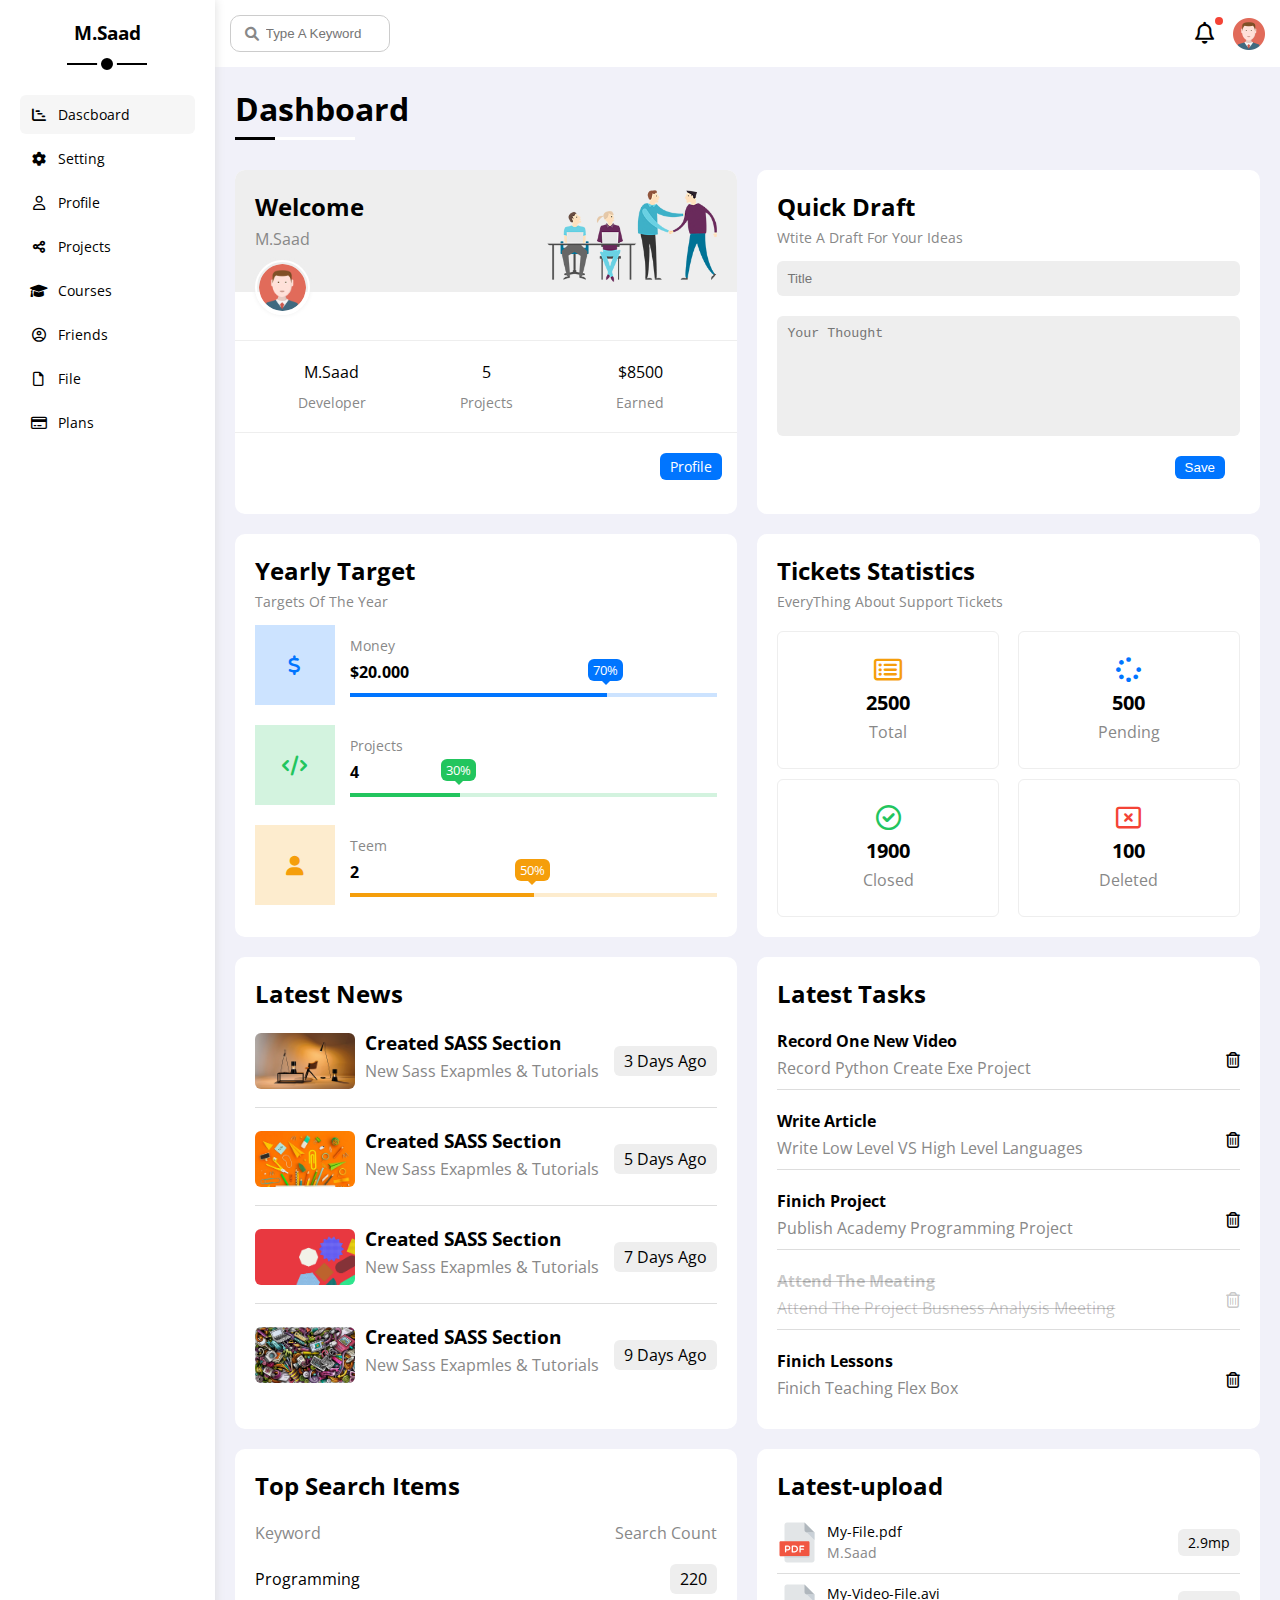
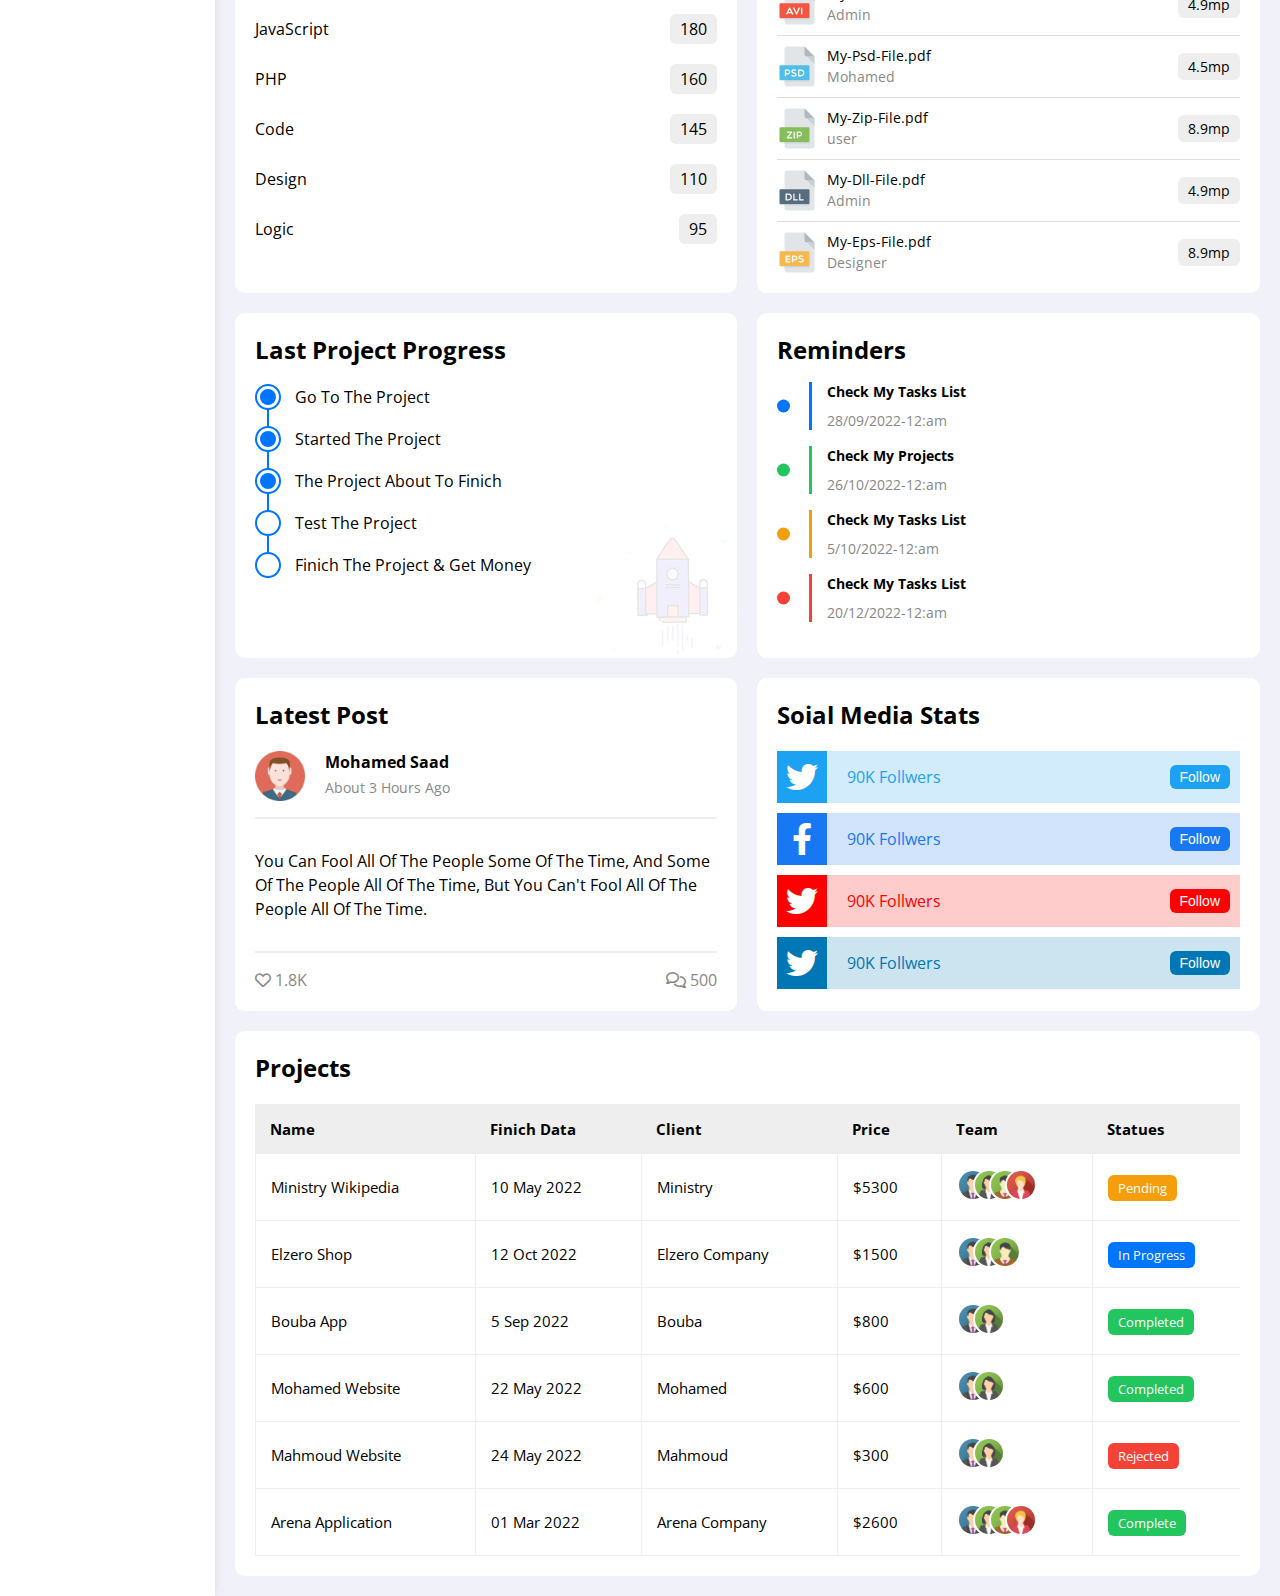
<file: index.html>
<!DOCTYPE html>
<html lang="en">
  <head>
    <meta charset="UTF-8">
    <meta http-equiv="X-UA-Compatible" content="IE=edge">
    <meta name="viewport" content="width=device-width, initial-scale=1.0">
    <link rel="stylesheet" href="css/freamwork.css">
    <link rel="stylesheet" href="css/main-dash.css">
    <link rel="stylesheet" href="css/all.min.css">
    <link rel="icon" href="img/graph.png" type="image/x-icon">
    <link rel="preconnect" href="https://fonts.googleapis.com">
    <link rel="preconnect" href="https://fonts.gstatic.com" crossorigin>
    <link href="https://fonts.googleapis.com/css2?family=Open+Sans:wght@300;400;500;600;700;800&display=swap" rel="stylesheet">
    <title>Dashboard</title>
  </head>
  <body>
    <div class="page d-flex">
      <aside class="bg-white p-20 p-relative">
        <h3 class="p-relative text-c mt-0">M.Saad</h3>
        <ul>
          <li>
            <a class="active d-flex align-center fs-14 c-black rad-6 p-10" href="index.html">
              <i class="fa-solid fa-chart-gantt fa-fw"></i>
              <span class="hide-mobile">Dascboard</span>
            </a>
          </li>
          <li>
            <a class="d-flex align-center fs-14 c-black rad-6 p-10" href="settings.html">
              <i class="fa-solid fa-gear fa-fw"></i>
              <span class="hide-mobile">Setting</span>
            </a>
          </li>
          <li>
            <a class="d-flex align-center fs-14 c-black rad-6 p-10" href="profile.html">
              <i class="fa-regular fa-user fa-fw"></i>
              <span class="hide-mobile">Profile</span>
            </a>
          </li>
          <li>
            <a class="d-flex align-center fs-14 c-black rad-6 p-10" href="projects.html">
              <i class="fa-solid fa-share-nodes fa-fw"></i>
              <span class="hide-mobile">Projects</span>
            </a>
          </li>
          <li>
            <a class="d-flex align-center fs-14 c-black rad-6 p-10" href="courses.html">
              <i class="fa-solid fa-graduation-cap fa-fw"></i>
              <span class="hide-mobile">Courses</span>
            </a>
          </li>
          <li>
            <a class="d-flex align-center fs-14 c-black rad-6 p-10" href="frindes.html">
              <i class="fa-regular fa-circle-user fa-fw"></i>
              <span class="hide-mobile">Friends</span>
            </a>
          </li>
          <li>
            <a class="d-flex align-center fs-14 c-black rad-6 p-10" href="files.html">
              <i class="fa-regular fa-file fa-fw"></i>
              <span class="hide-mobile">File</span>
            </a>
          </li>
          <li>
            <a class="d-flex align-center fs-14 c-black rad-6 p-10" href="plans.html">
              <i class="fa-regular fa-credit-card fa-fw"></i>
              <span class="hide-mobile">Plans</span>
            </a>
          </li>
        </ul>
      </aside>
      <main class="w-full">
        <header class="bg-white p-15 between-flex">
          <div class="search p-relative">
            <input class="p-10 rad-10" type="search" placeholder="Type A Keyword">
          </div>
          <div class="icons d-flex align-center">
            <span class="p-relative notification">
              <i class="fa-regular fa-bell fa-fw"></i>
            </span>
            <img src="img/avatar.png" alt="">
          </div>
        </header>
        <h1 class="p-relative">Dashboard</h1>
        <div class="wrapper d-grid gap-20">
          <!-- Start Welcome Widget -->
          <div class="welcome bg-white rad-10 text-c-mobile block-mobile">
            <div class="intro bg-eee d-flex space-between p-20">
              <div>
                <h2 class="m-0">Welcome</h2>
                <p class="c-grey mt-5">M.Saad</p>
              </div>
              <img class="hide-mobile" src="img/welcome.png" alt="">
            </div>
            <img src="img/avatar.png" alt="" class="avatar">
            <div class="body text-c d-flex p-20 mt-20 mb-20 block-mobile">
              <div>M.Saad <span class="d-block fs-14 c-grey mt-10">Developer</span></div>
              <div>5 <span class="d-block fs-14 c-grey mt-10">Projects</span></div>
              <div>$8500 <span class="d-block fs-14 c-grey mt-10">Earned</span></div>
            </div>
            <a href="profile.html" class="visit d-block fs-14 rad-6 c-white bg-blue w-fit btn-shape">Profile</a>
          </div>
          <!-- End Welcome Widget -->
          <!-- Start Quick Draft Widget -->
          <div class="quick-draft bg-white rad-10 p-20">
            <h2 class="m-0">Quick Draft</h2>
            <p class="c-grey mt-5 fs-14">Wtite A Draft For Your Ideas</p>
            <form class="d-flex flex-d-column">
              <input class="bg-eee c-grey rad-6 p-10 border-n w-full mb-20" type="text" placeholder="Title">
              <textarea class="bg-eee c-grey rad-6 p-10 border-n w-full mb-20" placeholder="Your Thought"></textarea>
              <input class="save w-fit bg-blue border-n c-white btn-shape" type="submit" value="Save">
            </form>
          </div>
          <!-- End Quick Draft Widget -->
          <!-- Start Yearly Target Widget -->
          <div class="targets bg-white rad-10 p-20">
            <h2 class="m-0">Yearly Target</h2>
            <p class="c-grey mt-5 fs-14">Targets Of The Year</p>
            <div class="target-row center-flex mb-20 blue">
              <div class="icons center-flex">
                <i class="fa-solid fa-dollar-sign fa-lg c-blue"></i>
              </div>
              <div class="details">
                <span class="fs-14 c-grey">Money</span>
                <span class="d-block mt-5 mb-10 fw-bold">$20.000</span>
                <div class="progress p-relative">
                  <span class="bg-blue blue" style="width: 70%;">
                  <span class="bg-blue">70%</span>
                  </span>
                </div>
              </div>
            </div>
            <div class="target-row center-flex mb-20 green">
              <div class="icons center-flex">
                <i class="fa-solid fa-code fa-lg c-green"></i>
              </div>
              <div class="details">
                <span class="fs-14 c-grey">Projects</span>
                <span class="d-block mt-5 mb-10 fw-bold">4</span>
                <div class="progress p-relative">
                  <span class="bg-green green" style="width: 30%;">
                  <span class="bg-green">30%</span>
                  </span>
                </div>
              </div>
            </div>
            <div class="target-row center-flex orange">
              <div class="icons center-flex">
                <i class="fa-solid fa-user fa-lg c-orange"></i>
              </div>
              <div class="details">
                <span class="fs-14 c-grey">Teem</span>
                <span class="d-block mt-5 mb-10 fw-bold">2</span>
                <div class="progress p-relative">
                  <span class="bg-orange orange" style="width: 50%;">
                  <span class="bg-orange">50%</span>
                  </span>
                </div>
              </div>
            </div>
          </div>
          <!-- End Yearly Target Widget -->
          <!-- Start Tickets Widget -->
          <div class="tickets bg-white rad-10 p-20">
            <h2 class="m-0"> Tickets Statistics</h2>
            <p class="c-grey mt-5 fs-14">EveryThing About Support Tickets</p>
            <div class="contet mt-20 between-flex f-wrap gap-10">
              <div class="box rad-6 text-c p-10 gap-20 f-wrap">
                <i class="fa-regular fa-rectangle-list fa-larg c-orange"></i>
                <span class="d-block fw-bold fs-20 mt-5 mb-5">2500</span>
                <span class="c-grey">Total</span>
              </div>
              <div class="box rad-6 text-c p-10 gap-20 f-wrap">
                <i class="fa-solid fa-spinner fa-larg c-blue"></i>
                <span class="d-block fw-bold fs-20 mt-5 mb-5">500</span>
                <span class="c-grey">Pending</span>
              </div>
              <div class="box rad-6 text-c p-10 gap-20 f-wrap">
                <i class="fa-regular fa-circle-check fa-larg c-green"></i>
                <span class="d-block fw-bold fs-20 mt-5 mb-5">1900</span>
                <span class="c-grey">Closed</span>
              </div>
              <div class="box rad-6 text-c p-10 gap-20">
                <i class="fa-regular fa-rectangle-xmark fa-larg c-red"></i>
                <span class="d-block fw-bold fs-20 mt-5 mb-5">100</span>
                <span class="c-grey">Deleted</span>
              </div>
            </div>
          </div>
          <!-- End Ticket Widget -->
          <!-- start Latest News Widget -->
          <div class="latest-news bg-white rad-10 p-20">
            <h2 class="m-0">Latest News</h2>
            <div class="news-row mb-20 mt-20 center-flex f-wrap">
              <img class="rad-6" src="img/news-01.png" alt="">
            <div class="details flex-1 ml-10">
              <h3 class="m-0">Created SASS Section</h3>
              <p class="c-grey mt-5 mb-10">New Sass Exapmles & Tutorials</p>
            </div>
            <span class="btn-shape bg-eee">3 Days Ago</span>
            </div>
            <div class="news-row mb-20 mt-20 center-flex">
              <img class="rad-6" src="img/news-02.png" alt="">
            <div class="details flex-1 ml-10">
              <h3 class="m-0">Created SASS Section</h3>
              <p class="c-grey mt-5 mb-10">New Sass Exapmles & Tutorials</p>
            </div>
            <span class="btn-shape bg-eee">5 Days Ago</span>
            </div>
            <div class="news-row mb-20 mt-20 center-flex">
              <img class="rad-6" src="img/news-03.png" alt="">
            <div class="details flex-1 ml-10">
              <h3 class="m-0">Created SASS Section</h3>
              <p class="c-grey mt-5 mb-10">New Sass Exapmles & Tutorials</p>
            </div>
            <span class="btn-shape bg-eee">7 Days Ago</span>
            </div>
            <div class="news-row mb-20 mt-20 center-flex">
              <img class="rad-6" src="img/news-04.png" alt="">
            <div class="details flex-1 ml-10">
              <h3 class="m-0">Created SASS Section</h3>
              <p class="c-grey mt-5 mb-10">New Sass Exapmles & Tutorials</p>
            </div>
            <span class="btn-shape bg-eee">9 Days Ago</span>
            </div>
          </div>
          <!-- End Latest News Widget -->
          <!-- Start Latest Tasks Widget -->
          <div class="latest-tasks bg-white rad-10 p-20">
            <h2 class="m-0">Latest Tasks</h2>
            <div class="tasks-row mb-20 mt-20 between-flex f-wrap">
              <div class="info">
                <h4 class="m-0">Record One New Video</h4>
                <p class="c-grey mt-5 mb-10">Record Python Create Exe Project</p>
              </div>
              <div class="icons">
                <i class="fa-regular fa-trash-can"></i>
              </div>
            </div>
            <div class="tasks-row mb-20 mt-20 between-flex f-wrap">
              <div class="info">
                <h4 class="m-0">Write Article</h4>
                <p class="c-grey mt-5 mb-10">Write Low Level VS High Level Languages</p>
              </div>
              <div class="icons">
                <i class="fa-regular fa-trash-can"></i>
              </div>
            </div>
            <div class="tasks-row mb-20 mt-20 between-flex f-wrap">
              <div class="info">
                <h4 class="m-0">Finich Project</h4>
                <p class="c-grey mt-5 mb-10">Publish Academy Programming Project</p>
              </div>
              <div class="icons">
                <i class="fa-regular fa-trash-can"></i>
              </div>
            </div>
            <div class="tasks-row mb-20 mt-20 between-flex f-wrap">
              <div class="info">
                <h4 class="m-0">Attend The Meating</h4>
                <p class="c-grey mt-5 mb-10">Attend The Project Busness Analysis Meeting</p>
              </div>
              <div class="icons">
                <i class="fa-regular fa-trash-can"></i>
              </div>
            </div>
            <div class="tasks-row mt-20 between-flex f-wrap">
              <div class="info">
                <h4 class="m-0">Finich Lessons</h4>
                <p class="c-grey mt-5 mb-10">Finich Teaching Flex Box</p>
              </div>
              <div class="icons">
                <i class="fa-regular fa-trash-can"></i>
              </div>
            </div>
          </div>
          <!-- End Latest Tasks Widget -->
          <!-- Start Search Items Widget -->
          <div class="item-search bg-white rad-10 p-20">
            <h2 class="m-0">Top Search Items</h2>
            <div class="item-row mb-20 mt-20 between-flex f-wrap">
              <span class="c-grey">Keyword</span>
              <span class="c-grey">Search Count</span>
            </div>
            <div class="item-row mb-20 mt-20 between-flex f-wrap">
              <span>Programming</span>
              <span class="btn-shape bg-eee">220</span>
            </div>
            <div class="item-row mb-20 mt-20 between-flex f-wrap">
              <span>JavaScript</span>
              <span class="btn-shape bg-eee">180</span>
            </div>
            <div class="item-row mb-20 mt-20 between-flex f-wrap">
              <span>PHP</span>
              <span class="btn-shape bg-eee">160</span>
            </div>
            <div class="item-row mb-20 mt-20 between-flex f-wrap">
              <span>Code</span>
              <span class="btn-shape bg-eee">145</span>
            </div>
            <div class="item-row mb-20 mt-20 between-flex f-wrap">
              <span>Design</span>
              <span class="btn-shape bg-eee">110</span>
            </div>
            <div class="item-row mt-20 between-flex f-wrap">
              <span>Logic</span>
              <span class="btn-shape bg-eee">95</span>
            </div>
          </div>
          <!-- End Search Items Widget -->
          <!-- Start Latest Upload Widget -->
          <div class="latest-upload bg-white rad-10 p-20">
            <h2 class="m-0">Latest-upload</h2>
            <div class="upload-row mb-10 mt-20 between-flex f-wrap">
              <div class="row d-flex">
                <img src="img/pdf.svg" alt="Photo">
                <div class="info flex-1 ml-10">
                  <p class="m-0 fs-14">My-File.pdf</p>
                  <span class="c-grey fs-14">M.Saad</span>
                </div>
              </div>
              <span class="btn-shape bg-eee fs-14">2.9mp</span>
            </div>
            <div class="upload-row mt-10 between-flex f-wrap">
              <div class="row d-flex">
                <img src="img/avi.svg" alt="Photo">
                <div class="info flex-1 ml-10">
                  <p class="m-0 fs-14">My-Video-File.avi</p>
                  <span class="c-grey fs-14">Admin</span>
                </div>
              </div>
              <span class="btn-shape bg-eee fs-14">4.9mp</span>
            </div>
            <div class="upload-row mt-10 between-flex f-wrap">
              <div class="row d-flex">
                <img src="img/psd.svg" alt="Photo">
                <div class="info flex-1 ml-10">
                  <p class="m-0 fs-14">My-Psd-File.pdf</p>
                  <span class="c-grey fs-14">Mohamed</span>
                </div>
              </div>
              <span class="btn-shape bg-eee fs-14">4.5mp</span>
            </div>
            <div class="upload-row mt-10 between-flex f-wrap">
              <div class="row d-flex">
                <img src="img/zip.svg" alt="Photo">
                <div class="info flex-1 ml-10">
                  <p class="m-0 fs-14">My-Zip-File.pdf</p>
                  <span class="c-grey fs-14">user</span>
                </div>
              </div>
              <span class="btn-shape bg-eee fs-14">8.9mp</span>
            </div>
            <div class="upload-row mt-10 between-flex f-wrap">
              <div class="row d-flex">
                <img src="img/dll.svg" alt="Photo">
                <div class="info flex-1 ml-10">
                  <p class="m-0 fs-14">My-Dll-File.pdf</p>
                  <span class="c-grey fs-14">Admin</span>
                </div>
              </div>
              <span class="btn-shape bg-eee fs-14">4.9mp</span>
            </div>
            <div class="upload-row mt-10 between-flex f-wrap">
              <div class="row d-flex">
                <img src="img/eps.svg" alt="Photo">
                <div class="info flex-1 ml-10">
                  <p class="m-0 fs-14">My-Eps-File.pdf</p>
                  <span class="c-grey fs-14">Designer</span>
                </div>
              </div>
              <span class="btn-shape bg-eee fs-14">8.9mp</span>
            </div>
          </div>
          <!-- End Latest Upload Widget -->
          <!-- Start Last Project Progress Widget -->
          <div class="project-progress p-20 bg-white rad-10 p-relative">
            <h2 class="m-0 mb-20">Last Project Progress</h2>
            <ul class="p-relative">
              <li class="mb-20 done">Go To The Project</li>
              <li class="mb-20 done">Started The Project</li>
              <li class="mb-20 done">The Project About To Finich</li>
              <li class="mb-20 curent">Test The Project</li>
              <li class="mb-20">Finich The Project & Get Money</li>
            </ul>
            <img src="img/project.png" alt="">
          </div>
          <!-- End Last Project Progress Widget -->
          <!-- Start Reminders Widget -->
          <div class="reminders p-20 bg-white rad-10">
            <h2 class="m-0">Reminders</h2>
            <ul class="p-relative blue">
              <li>
                <h4 class="fs-14 m-0">Check My Tasks List</h4>
                <span class="mt-10 d-block fs-14 c-grey">28/09/2022-12:am</span>
              </li>
            </ul>
            <ul class="p-relative green">
              <li>
                <h4 class="fs-14 m-0">Check My Projects</h4>
                <span class="mt-10 d-block fs-14 c-grey">26/10/2022-12:am</span>
              </li>
            </ul>
            <ul class="p-relative orange">
              <li>
                <h4 class="fs-14 m-0">Check My Tasks List</h4>
                <span class="mt-10 d-block fs-14 c-grey">5/10/2022-12:am</span>
              </li>
            </ul>
            <ul class="p-relative red">
              <li>
                <h4 class="fs-14 m-0">Check My Tasks List</h4>
                <span class="mt-10 d-block fs-14 c-grey">20/12/2022-12:am</span>
              </li>
            </ul>
          </div>
          <!-- End Reminders Widget -->
          <!-- Start Latest Post -->
          <div class="latest-post p-20 bg-white rad-10">
            <h2 class="m-0">Latest Post</h2>
            <div class="row d-flex mt-20">
              <img src="img/avatar.png" alt="">
              <div class="detail flex-1">
                <h4 class="d-block ml-20 m-0">Mohamed Saad</h4>
                <span class="d-block ml-20 fs-14 c-grey mt-5">About 3 Hours Ago</span>
              </div>
            </div>
              <p>
                You Can Fool All Of The People Some Of The Time, And Some Of The People All Of The Time, But You Can't Fool 
                All Of The People All Of The Time.
              </p>
            <div class="info between-flex">
              <div class="like c-grey">
                <i class="fa-regular fa-heart"></i>
                1.8K
              </div>
              <div class="comment c-grey">
                <i class="fa-regular fa-comments"></i>
                500
              </div>
            </div>
          </div>
          <!-- End Latest Post -->
          <!-- Start Soial Media Stats -->
          <div class="media-stats p-20 bg-white rad-10">
            <h2 class="m-0">Soial Media Stats</h2>
            <div class="row between-flex mt-20">
              <div class="info center-flex">
                <div class="icons">
                  <i class="fa-brands fa-twitter c-white fa-2x"></i>
                </div>
                <span class="ml-20">90K Follwers</span>
              </div>
              <div class="detail">
                <button class="btn-shape fs-14 d-block c-white">Follow</button>
              </div>
            </div>
            <div class="row between-flex mt-10">
              <div class="info center-flex">
                <div class="icons">
                  <i class="fa-brands fa-facebook-f c-white fa-2x"></i>
                </div>
                <span class="ml-20">90K Follwers</span>
              </div>
              <div class="detail">
                <button class="btn-shape fs-14 d-block c-white">Follow</button>
              </div>
            </div>
            <div class="row between-flex mt-10">
              <div class="info center-flex">
                <div class="icons">
                  <i class="fa-brands fa-twitter c-white fa-2x"></i>
                </div>
                <span class="ml-20">90K Follwers</span>
              </div>
              <div class="detail">
                <button class="btn-shape fs-14 d-block c-white">Follow</button>
              </div>
            </div>
            <div class="row between-flex mt-10">
              <div class="info center-flex">
                <div class="icons">
                  <i class="fa-brands fa-twitter c-white fa-2x"></i>
                </div>
                <span class="ml-20">90K Follwers</span>
              </div>
              <div class="detail">
                <button class="btn-shape fs-14 d-block c-white">Follow</button>
              </div>
            </div>
          </div>
          <!-- End Soial Media Stats -->
        </div>
          <!-- Start Table Project -->
          <div class="table-project p-20 bg-white rad-10 m-20">
            <h2 class="m-0">Projects</h2>
            <div class="responsive-table">
              <table class="fs-15 w-full mt-20">
                <thead>
                  <tr>
                    <td>Name</td>
                    <td>Finich Data</td>
                    <td>Client</td>
                    <td>Price</td>
                    <td>Team</td>
                    <td>Statues</td>
                  </tr>
                </thead>
                <tbody>
                  <tr>
                    <td>Ministry Wikipedia</td>
                    <td>10 May 2022</td>
                    <td>Ministry</td>
                    <td>$5300</td>
                    <td>
                      <img src="img/team-01.png" alt="">
                      <img src="img/team-02.png" alt="">
                      <img src="img/team-03.png" alt="">
                      <img src="img/team-05.png" alt="">
                    </td>
                    <td><span class="bg-orange btn-shape c-white">Pending</span></td>
                  </tr>
                  <tr>
                    <td>Elzero Shop</td>
                    <td>12 Oct 2022</td>
                    <td>Elzero Company</td>
                    <td>$1500</td>
                    <td>
                      <img src="img/team-01.png" alt="">
                      <img src="img/team-02.png" alt="">
                      <img src="img/team-03.png" alt="">
                    </td>
                    <td><span class="bg-blue btn-shape c-white">In Progress</span></td>
                  </tr>
                  <tr>
                    <td>Bouba App</td>
                    <td>5 Sep 2022</td>
                    <td>Bouba</td>
                    <td>$800</td>
                    <td>
                      <img src="img/team-01.png" alt="">
                      <img src="img/team-02.png" alt="">
                    </td>
                    <td><span class="bg-green btn-shape c-white">Completed</span></td>
                  </tr>
                  <tr>
                    <td>Mohamed Website</td>
                    <td>22 May 2022</td>
                    <td>Mohamed</td>
                    <td>$600</td>
                    <td>
                      <img src="img/team-01.png" alt="">
                      <img src="img/team-02.png" alt="">
                    </td>
                    <td><span class="bg-green btn-shape c-white">Completed</span></td>
                  </tr>
                  <tr>
                    <td>Mahmoud Website</td>
                    <td>24 May 2022</td>
                    <td>Mahmoud</td>
                    <td>$300</td>
                    <td>
                      <img src="img/team-01.png" alt="">
                      <img src="img/team-02.png" alt="">
                    </td>
                    <td><span class="bg-red btn-shape c-white">Rejected</span></td>
                  </tr>
                  <tr>
                    <td>Arena Application</td>
                    <td>01 Mar 2022</td>
                    <td>Arena Company</td>
                    <td>$2600</td>
                    <td>
                      <img src="img/team-01.png" alt="">
                      <img src="img/team-02.png" alt="">
                      <img src="img/team-03.png" alt="">
                      <img src="img/team-05.png" alt="">
                    </td>
                    <td><span class="bg-green btn-shape c-white">Complete</span></td>
                  </tr>
                </tbody>
              </table>
            </div>
          </div>
          <!-- End Table Project -->
      </main>
    </div>
  </body>
</html>
</file>
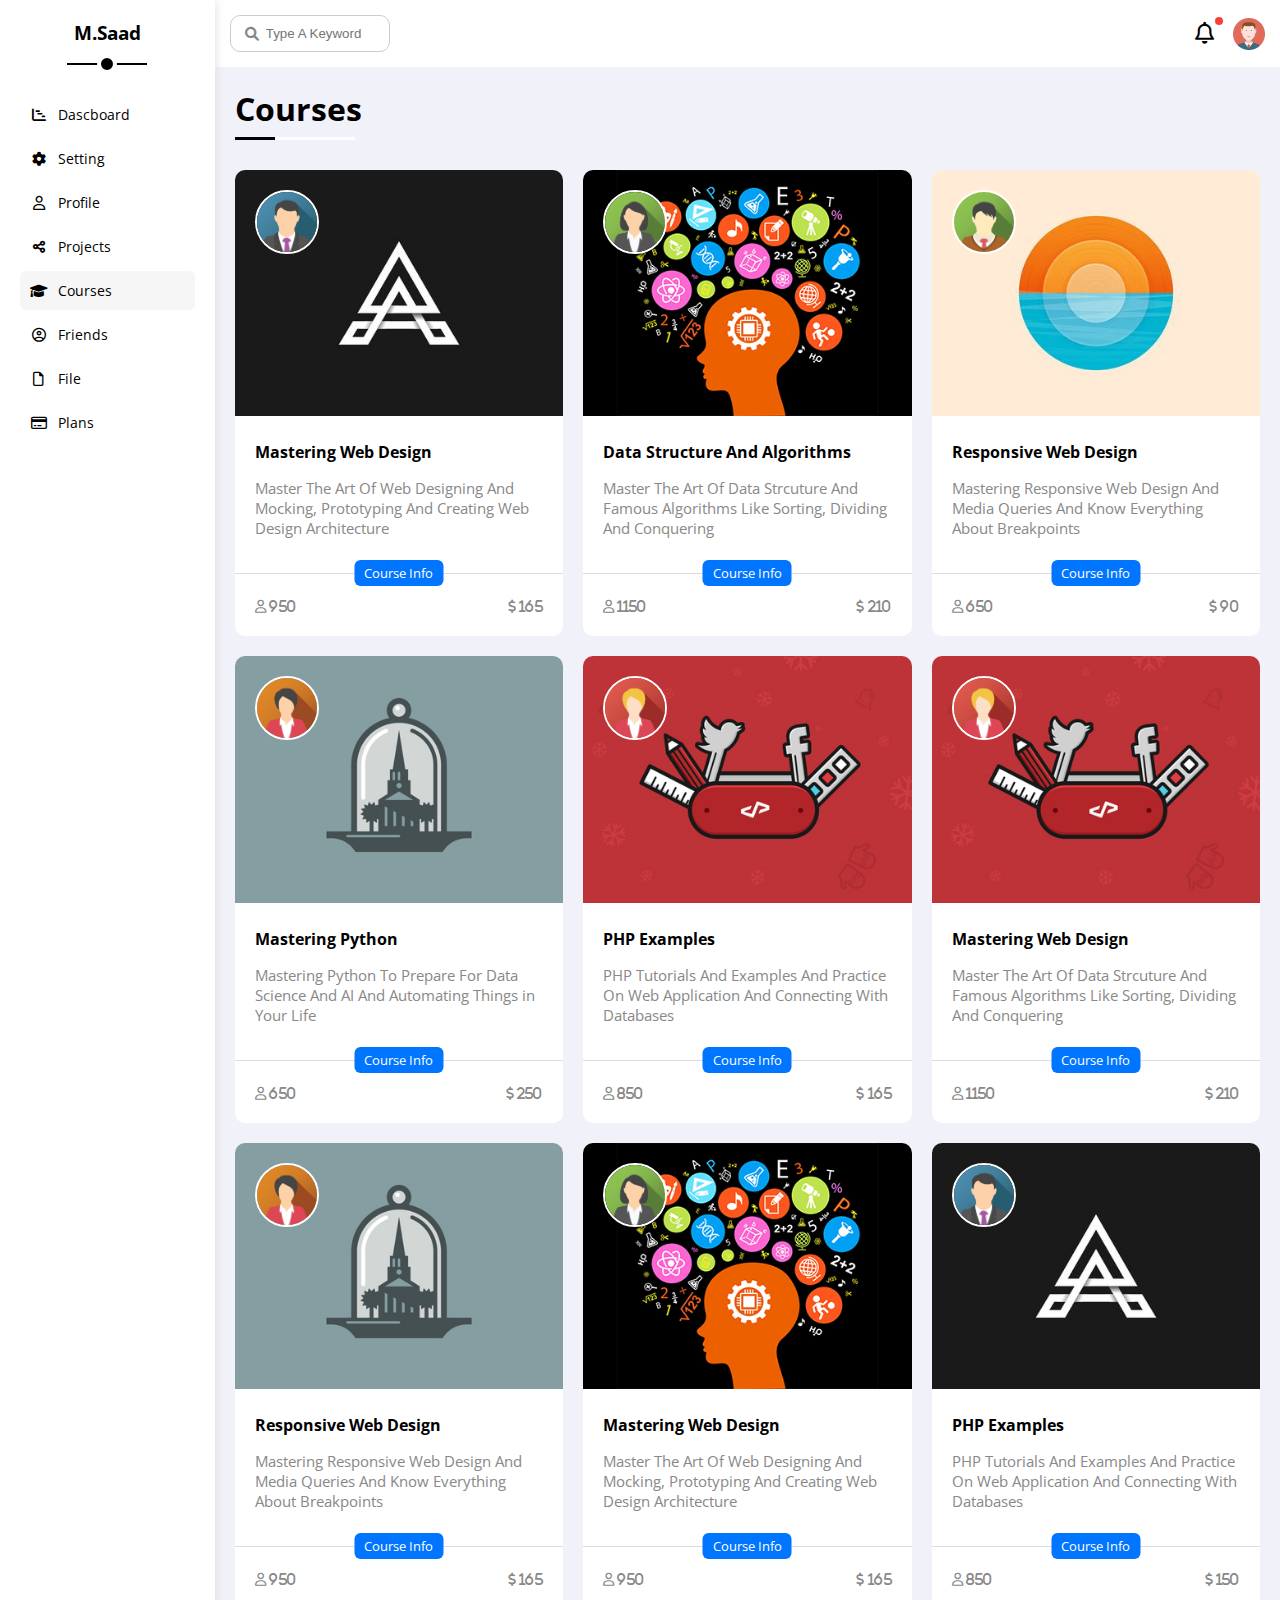
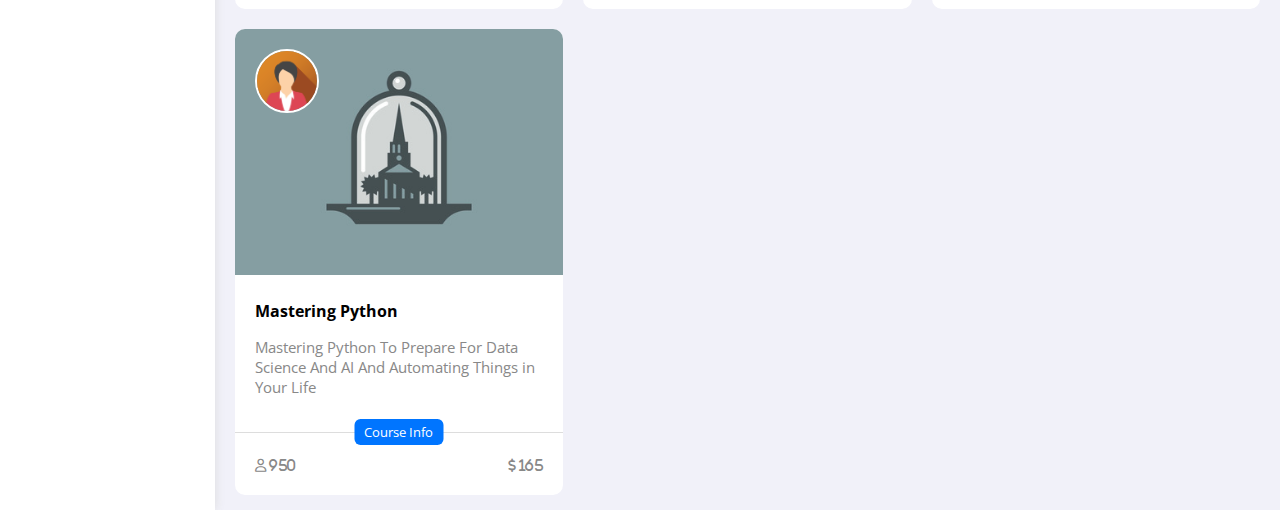
<file: courses.html>
<!DOCTYPE html>
<html lang="en">
  <head>
    <meta charset="UTF-8">
      <meta http-equiv="X-UA-Compatible" content="IE=edge">
      <meta name="viewport" content="width=device-width, initial-scale=1.0">
      <link rel="stylesheet" href="css/freamwork.css">
      <link rel="stylesheet" href="css/main-dash.css">
      <link rel="stylesheet" href="css/all.min.css">
      <link rel="icon" href="img/graduate-cap-logo.png" type="image/x-icon">
      <link rel="preconnect" href="https://fonts.googleapis.com">
      <link rel="preconnect" href="https://fonts.gstatic.com" crossorigin>
      <link href="https://fonts.googleapis.com/css2?family=Open+Sans:wght@300;400;500;600;700;800&display=swap" rel="stylesheet">
      <title>Courses</title>
  </head>
  <body>
    <div class="page d-flex">
      <aside class="bg-white p-20 p-relative">
        <h3 class="p-relative text-c mt-0">M.Saad</h3>
        <ul>
          <li>
            <a class="d-flex align-center fs-14 c-black rad-6 p-10" href="index.html">
              <i class="fa-solid fa-chart-gantt fa-fw"></i>
              <span class="hide-mobile">Dascboard</span>
            </a>
          </li>
          <li>
            <a class=" d-flex align-center fs-14 c-black rad-6 p-10" href="settings.html">
              <i class="fa-solid fa-gear fa-fw"></i>
              <span class="hide-mobile">Setting</span>
            </a>
          </li>
          <li>
            <a class="d-flex align-center fs-14 c-black rad-6 p-10" href="profile.html">
              <i class="fa-regular fa-user fa-fw"></i>
              <span class="hide-mobile">Profile</span>
            </a>
          </li>
          <li>
            <a class="d-flex align-center fs-14 c-black rad-6 p-10" href="projects.html">
              <i class="fa-solid fa-share-nodes fa-fw"></i>
              <span class="hide-mobile">Projects</span>
            </a>
          </li>
          <li>
            <a class="active d-flex align-center fs-14 c-black rad-6 p-10" href="courses.html">
              <i class="fa-solid fa-graduation-cap fa-fw"></i>
              <span class="hide-mobile">Courses</span>
            </a>
          </li>
          <li>
            <a class="d-flex align-center fs-14 c-black rad-6 p-10" href="frindes.html">
              <i class="fa-regular fa-circle-user fa-fw"></i>
              <span class="hide-mobile">Friends</span>
            </a>
          </li>
          <li>
            <a class="d-flex align-center fs-14 c-black rad-6 p-10" href="files.html">
              <i class="fa-regular fa-file fa-fw"></i>
              <span class="hide-mobile">File</span>
            </a>
          </li>
          <li>
            <a class="d-flex align-center fs-14 c-black rad-6 p-10" href="plans.html">
              <i class="fa-regular fa-credit-card fa-fw"></i>
              <span class="hide-mobile">Plans</span>
            </a>
          </li>
        </ul>
      </aside>
      <main class="w-full">
        <header class="bg-white p-15 between-flex">
          <div class="search p-relative">
            <input class="p-10 rad-10" type="search" placeholder="Type A Keyword">
          </div>
          <div class="icons d-flex align-center">
            <span class="p-relative notification">
              <i class="fa-regular fa-bell fa-fw"></i>
            </span>
            <img src="img/avatar.png" alt="">
          </div>
        </header>
        <h1 class="p-relative">Courses</h1>
        <div class="wrapper-courses d-grid gap-20">
          <div class="box-courses bg-white rad-10 p-relative">
            <img src="img/team-01.png" class="avatar" alt="">
            <img src="img/course-01.jpg" alt="">
            <div class="p-20">
              <h4 class="m-0">Mastering Web Design</h4>
              <p class="fs-15 c-grey">Master The Art Of Web Designing And Mocking, Prototyping And Creating Web Design Architecture</p>
            </div>
            <div class="info between-flex">
              <span class="title btn-shape bg-blue c-white fs-13">Course Info</span>
              <span>
                <i class="fa-regular fa-user c-grey fs-13"> 950</i>
              </span>
              <span>
                <i class="fa-solid fa-dollar-sign c-grey fs-13"> 165</i>
              </span>
            </div>
          </div>
          <div class="box-courses bg-white rad-10 p-relative">
            <img src="img/team-02.png" class="avatar" alt="">
            <img src="img/course-02.jpg" alt="">
            <div class="p-20">
              <h4 class="m-0">Data Structure And Algorithms</h4>
              <p class="fs-15 c-grey">
                Master The Art Of Data Strcuture And Famous Algorithms Like Sorting, Dividing And Conquering            </div>
            <div class="info between-flex">
              <span class="title btn-shape bg-blue c-white fs-13">Course Info</span>
              <span>
                <i class="fa-regular fa-user c-grey fs-13"> 1150</i>
              </span>
              <span>
                <i class="fa-solid fa-dollar-sign c-grey fs-13"> 210</i>
              </span>
            </div>
          </div>
          <div class="box-courses bg-white rad-10 p-relative">
            <img src="img/team-03.png" class="avatar" alt="">
            <img src="img/course-03.jpg" alt="">
            <div class="p-20">
              <h4 class="m-0">Responsive Web Design</h4>
              <p class="fs-15 c-grey">Mastering Responsive Web Design And Media Queries And Know Everything About Breakpoints            </div>
            <div class="info between-flex">
              <span class="title btn-shape bg-blue c-white fs-13">Course Info</span>
              <span>
                <i class="fa-regular fa-user c-grey fs-13"> 650</i>
              </span>
              <span>
                <i class="fa-solid fa-dollar-sign c-grey fs-13"> 90</i>
              </span>
            </div>
          </div>
          <div class="box-courses bg-white rad-10 p-relative">
            <img src="img/team-04.png" class="avatar" alt="">
            <img src="img/course-04.jpg" alt="">
            <div class="p-20">
              <h4 class="m-0">Mastering Python</h4>
              <p class="fs-15 c-grey">
                Mastering Python To Prepare For Data Science And AI And Automating Things in Your Life            </div>
            <div class="info between-flex">
              <span class="title btn-shape bg-blue c-white fs-13">Course Info</span>
              <span>
                <i class="fa-regular fa-user c-grey fs-13"> 650</i>
              </span>
              <span>
                <i class="fa-solid fa-dollar-sign c-grey fs-13"> 250</i>
              </span>
            </div>
          </div>
          <div class="box-courses bg-white rad-10 p-relative">
            <img src="img/team-05.png" class="avatar" alt="">
            <img src="img/course-05.jpg" alt="">
            <div class="p-20">
              <h4 class="m-0">PHP Examples</h4>
              <p class="fs-15 c-grey">
                PHP Tutorials And Examples And Practice On Web Application And Connecting With Databases            </div>
            <div class="info between-flex">
              <span class="title btn-shape bg-blue c-white fs-13">Course Info</span>
              <span>
                <i class="fa-regular fa-user c-grey fs-13"> 850</i>
              </span>
              <span>
                <i class="fa-solid fa-dollar-sign c-grey fs-13"> 165</i>
              </span>
            </div>
          </div>
          <div class="box-courses bg-white rad-10 p-relative">
            <img src="img/team-05.png" class="avatar" alt="">
            <img src="img/course-05.jpg" alt="">
            <div class="p-20">
              <h4 class="m-0">Mastering Web Design</h4>
              <p class="fs-15 c-grey">
                Master The Art Of Data Strcuture And Famous Algorithms Like Sorting, Dividing And Conquering            </div>
            <div class="info between-flex">
              <span class="title btn-shape bg-blue c-white fs-13">Course Info</span>
              <span>
                <i class="fa-regular fa-user c-grey fs-13"> 1150</i>
              </span>
              <span>
                <i class="fa-solid fa-dollar-sign c-grey fs-13"> 210</i>
              </span>
            </div>
          </div>
          <div class="box-courses bg-white rad-10 p-relative">
            <img src="img/team-04.png" class="avatar" alt="">
            <img src="img/course-04.jpg" alt="">
            <div class="p-20">
              <h4 class="m-0">Responsive Web Design</h4>
              <p class="fs-15 c-grey">
                Mastering Responsive Web Design And Media Queries And Know Everything About Breakpoints            </div>
            <div class="info between-flex">
              <span class="title btn-shape bg-blue c-white fs-13">Course Info</span>
              <span>
                <i class="fa-regular fa-user c-grey fs-13"> 950</i>
              </span>
              <span>
                <i class="fa-solid fa-dollar-sign c-grey fs-13"> 165</i>
              </span>
            </div>
          </div>
          <div class="box-courses bg-white rad-10 p-relative">
            <img src="img/team-02.png" class="avatar" alt="">
            <img src="img/course-02.jpg" alt="">
            <div class="p-20">
              <h4 class="m-0">Mastering Web Design</h4>
              <p class="fs-15 c-grey">Master The Art Of Web Designing And Mocking, Prototyping And Creating Web Design Architecture</p>
            </div>
            <div class="info between-flex">
              <span class="title btn-shape bg-blue c-white fs-13">Course Info</span>
              <span>
                <i class="fa-regular fa-user c-grey fs-13"> 950</i>
              </span>
              <span>
                <i class="fa-solid fa-dollar-sign c-grey fs-13"> 165</i>
              </span>
            </div>
          </div>
          <div class="box-courses bg-white rad-10 p-relative">
            <img src="img/team-01.png" class="avatar" alt="">
            <img src="img/course-01.jpg" alt="">
            <div class="p-20">
              <h4 class="m-0">PHP Examples</h4>
              <p class="fs-15 c-grey">
                PHP Tutorials And Examples And Practice On Web Application And Connecting With Databases            </div>
            <div class="info between-flex">
              <span class="title btn-shape bg-blue c-white fs-13">Course Info</span>
              <span>
                <i class="fa-regular fa-user c-grey fs-13"> 850</i>
              </span>
              <span>
                <i class="fa-solid fa-dollar-sign c-grey fs-13"> 150</i>
              </span>
            </div>
          </div>
          <div class="box-courses bg-white rad-10 p-relative">
            <img src="img/team-04.png" class="avatar" alt="">
            <img src="img/course-04.jpg" alt="">
            <div class="p-20">
              <h4 class="m-0">Mastering Python</h4>
              <p class="fs-15 c-grey">
                Mastering Python To Prepare For Data Science And AI And Automating Things in Your Life            </div>
            <div class="info between-flex">
              <span class="title btn-shape bg-blue c-white fs-13">Course Info</span>
              <span>
                <i class="fa-regular fa-user c-grey fs-13"> 950</i>
              </span>
              <span>
                <i class="fa-solid fa-dollar-sign c-grey fs-13"> 165</i>
              </span>
            </div>
          </div>
        </div>
      </main>
    </div>
  </body>
</html>
</file>
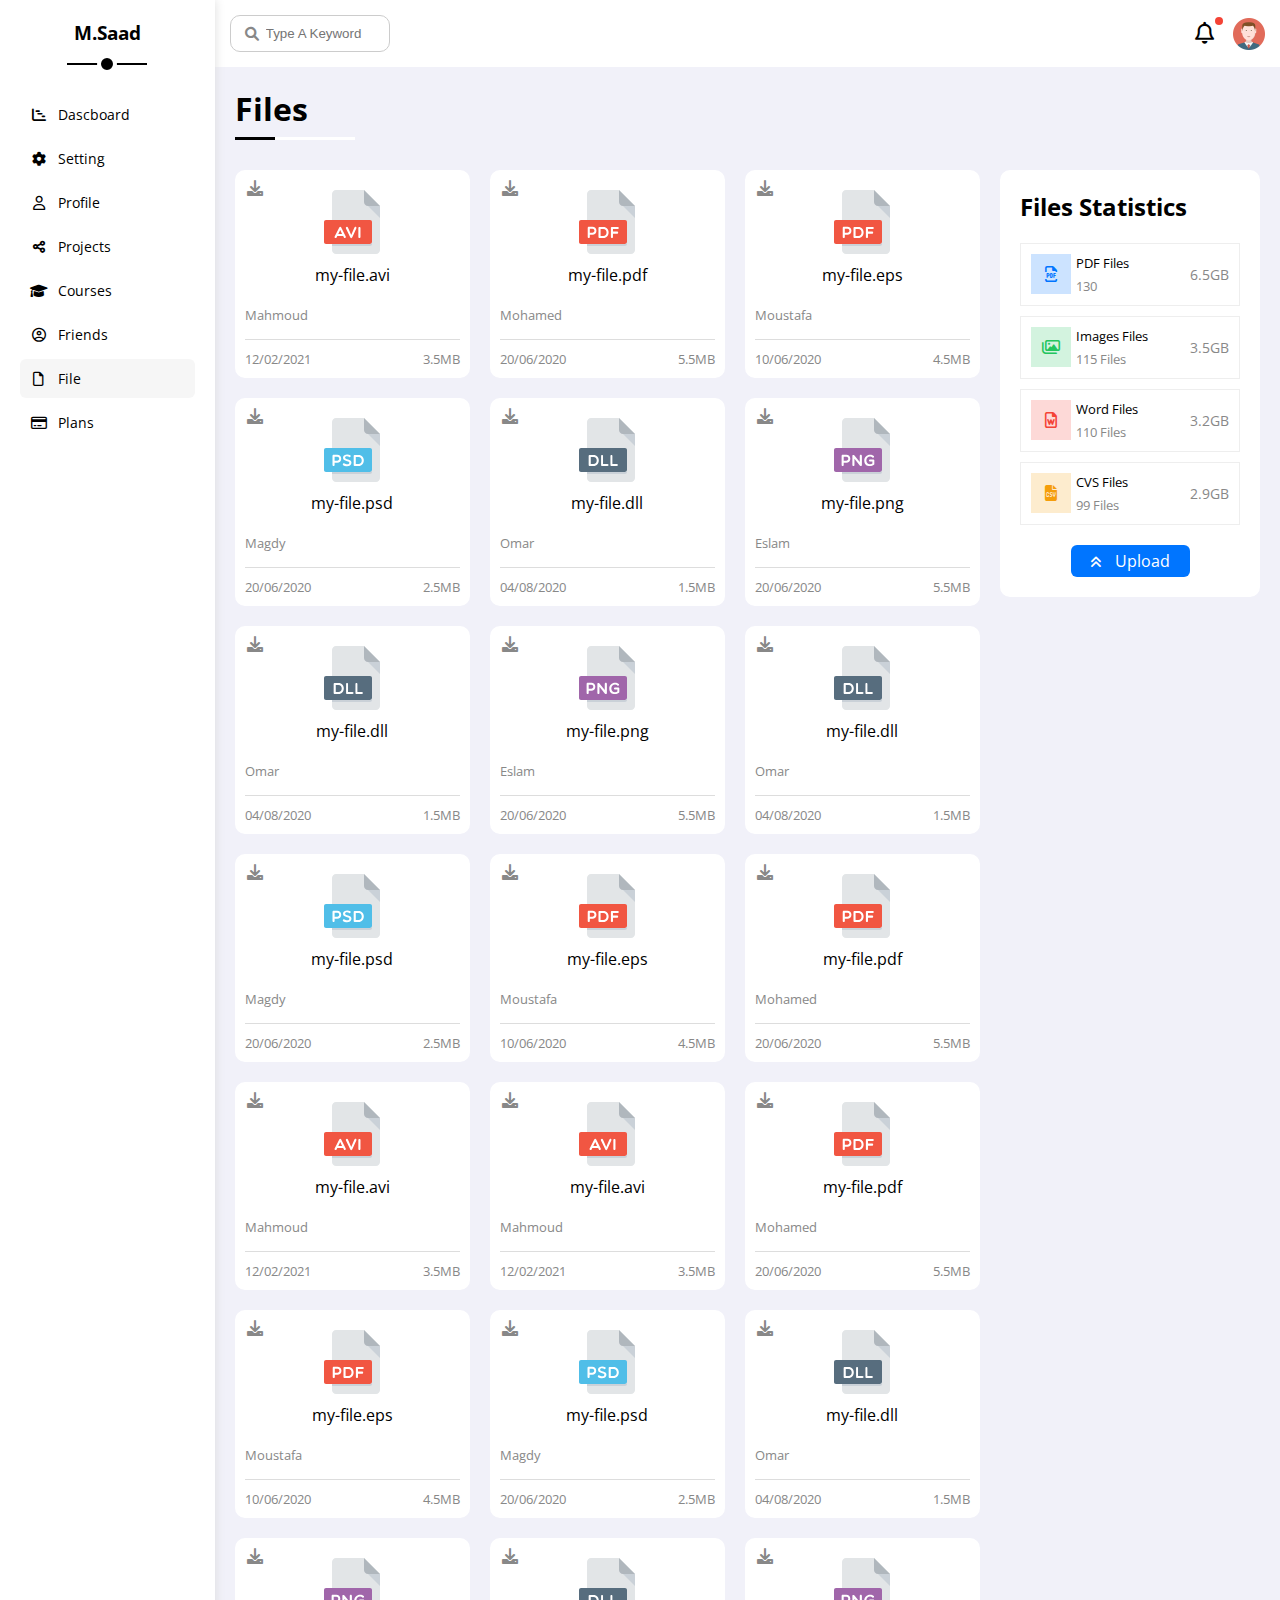
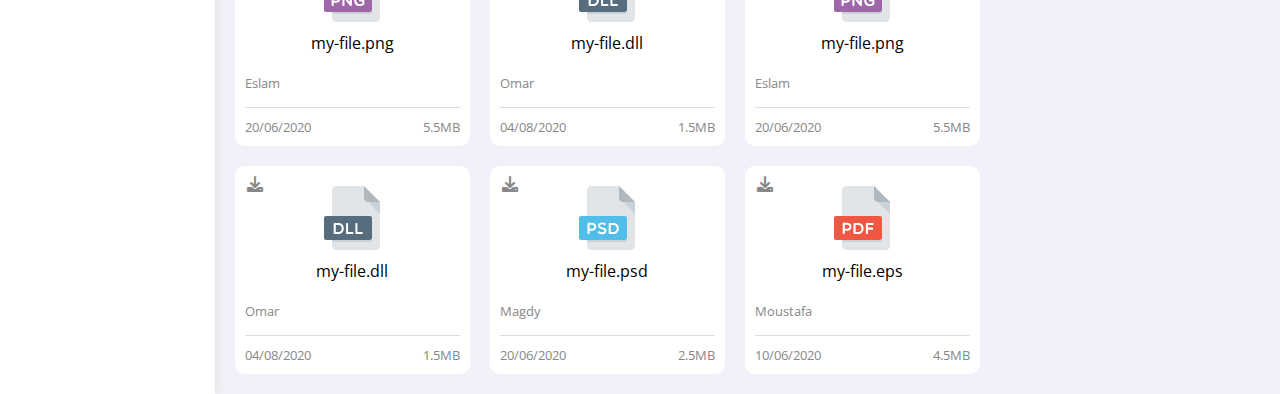
<file: files.html>
<!DOCTYPE html>
<html lang="en">
  <head>
    <meta charset="UTF-8">
      <meta http-equiv="X-UA-Compatible" content="IE=edge">
      <meta name="viewport" content="width=device-width, initial-scale=1.0">
      <link rel="stylesheet" href="css/freamwork.css">
      <link rel="stylesheet" href="css/main-dash.css">
      <link rel="stylesheet" href="css/all.min.css">
      <link rel="icon" href="img/file-logo.png" type="image/x-icon">
      <link rel="preconnect" href="https://fonts.googleapis.com">
      <link rel="preconnect" href="https://fonts.gstatic.com" crossorigin>
      <link href="https://fonts.googleapis.com/css2?family=Open+Sans:wght@300;400;500;600;700;800&display=swap" rel="stylesheet">
      <title>Files</title>
  </head>
  <body>
    <div class="page d-flex">
      <aside class="bg-white p-20 p-relative">
        <h3 class="p-relative text-c mt-0">M.Saad</h3>
        <ul>
          <li>
            <a class="d-flex align-center fs-14 c-black rad-6 p-10" href="index.html">
              <i class="fa-solid fa-chart-gantt fa-fw"></i>
              <span class="hide-mobile">Dascboard</span>
            </a>
          </li>
          <li>
            <a class=" d-flex align-center fs-14 c-black rad-6 p-10" href="settings.html">
              <i class="fa-solid fa-gear fa-fw"></i>
              <span class="hide-mobile">Setting</span>
            </a>
          </li>
          <li>
            <a class="d-flex align-center fs-14 c-black rad-6 p-10" href="profile.html">
              <i class="fa-regular fa-user fa-fw"></i>
              <span class="hide-mobile">Profile</span>
            </a>
          </li>
          <li>
            <a class="d-flex align-center fs-14 c-black rad-6 p-10" href="projects.html">
              <i class="fa-solid fa-share-nodes fa-fw"></i>
              <span class="hide-mobile">Projects</span>
            </a>
          </li>
          <li>
            <a class="d-flex align-center fs-14 c-black rad-6 p-10" href="courses.html">
              <i class="fa-solid fa-graduation-cap fa-fw"></i>
              <span class="hide-mobile">Courses</span>
            </a>
          </li>
          <li>
            <a class="d-flex align-center fs-14 c-black rad-6 p-10" href="frindes.html">
              <i class="fa-regular fa-circle-user fa-fw"></i>
              <span class="hide-mobile">Friends</span>
            </a>
          </li>
          <li>
            <a class="active d-flex align-center fs-14 c-black rad-6 p-10" href="files.html">
              <i class="fa-regular fa-file fa-fw"></i>
              <span class="hide-mobile">File</span>
            </a>
          </li>
          <li>
            <a class="d-flex align-center fs-14 c-black rad-6 p-10" href="plans.html">
              <i class="fa-regular fa-credit-card fa-fw"></i>
              <span class="hide-mobile">Plans</span>
            </a>
          </li>
        </ul>
      </aside>
      <main class="w-full">
        <header class="bg-white p-15 between-flex">
          <div class="search p-relative">
            <input class="p-10 rad-10" type="search" placeholder="Type A Keyword">
          </div>
          <div class="icons d-flex align-center">
            <span class="p-relative notification">
              <i class="fa-regular fa-bell fa-fw"></i>
            </span>
            <img src="img/avatar.png" alt="">
          </div>
        </header>
        <h1 class="p-relative">Files</h1>
        <div class="file-page d-flex m-20 gap-20">
          <div class="file-stats bg-white rad-10 p-20">
            <h2 class="m-0 mb-20">Files Statistics</h2>
            <div class="row-file between-flex">
              <div class="icons d-flex">
                <i class="blue fa-regular fa-file-pdf c-blue"></i>
                <div class="fs-13">
                  <span>PDF Files</span>
                  <span class="c-grey mt-5 d-block">130</span>
                </div>
              </div>
              <span class="fs-14 c-grey">6.5GB</span>
            </div>
            <div class="row-file between-flex mt-10">
              <div class="icons d-flex">
                <i class="green fa-regular fa-images c-green"></i>
                <div class="fs-13">
                  <span>Images Files</span>
                  <span class="c-grey mt-5 d-block">115 Files</span>
                </div>
              </div>
              <span class="fs-14 c-grey">3.5GB</span>
            </div>
            <div class="row-file between-flex mt-10">
              <div class="icons d-flex">
                <i class="red fa-regular fa-file-word c-red"></i>
                <div class="fs-13">
                  <span>Word Files</span>
                  <span class="c-grey mt-5 d-block">110 Files</span>
                </div>
              </div>
              <span class="fs-14 c-grey">3.2GB</span>
            </div>
            <div class="row-file between-flex mt-10">
              <div class="icons d-flex">
                <i class="orange fa-solid fa-file-csv c-orange"></i>
                <div class="fs-13">
                  <span>CVS Files</span>
                  <span class="c-grey mt-5 d-block">99 Files</span>
                </div>
              </div>
              <span class="fs-14 c-grey">2.9GB</span>
            </div>
            <a class="upload c-white bg-blue">
              <i class="fa-solid fa-angles-up"></i>
              Upload
            </a>
          </div>
          <div class="file-content">
            <div class="wrapper-files d-grid gap-20">
              <div class="box rad-10 bg-white p-10 p-relative text-c">
                <i class="fa-solid fa-download fa-fw c-grey"></i>
                <img class="mb-10 mt-10" src="img/avi.svg" alt="">
                <span class="mb-10">my-file.avi</span>
                <span class="left fs-13 c-grey mt-10">Mahmoud</span>
                <div class="info fs-13 between-flex">
                  <span class="c-grey">12/02/2021</span>
                  <span class="c-grey">3.5MB</span>
                </div>
              </div>
              <div class="box rad-10 bg-white p-10 p-relative text-c">
                <i class="fa-solid fa-download fa-fw c-grey"></i>
                <img class="mb-10 mt-10" src="img/pdf.svg" alt="">
                <span class="mb-10">my-file.pdf</span>
                <span class="left fs-13 c-grey mt-10">Mohamed</span>
                <div class="info fs-13 between-flex">
                  <span class="c-grey">20/06/2020</span>
                  <span class="c-grey">5.5MB</span>
                </div>
              </div>
              <div class="box rad-10 bg-white p-10 p-relative text-c">
                <i class="fa-solid fa-download fa-fw c-grey"></i>
                <img class="mb-10 mt-10" src="img/pdf.svg" alt="">
                <span class="mb-10">my-file.eps</span>
                <span class="left fs-13 c-grey mt-10">Moustafa</span>
                <div class="info fs-13 between-flex">
                  <span class="c-grey">10/06/2020</span>
                  <span class="c-grey">4.5MB</span>
                </div>
              </div>
              <div class="box rad-10 bg-white p-10 p-relative text-c">
                <i class="fa-solid fa-download fa-fw c-grey"></i>
                <img class="mb-10 mt-10" src="img/psd.svg" alt="">
                <span class="mb-10">my-file.psd</span>
                <span class="left fs-13 c-grey mt-10">Magdy</span>
                <div class="info fs-13 between-flex">
                  <span class="c-grey">20/06/2020</span>
                  <span class="c-grey">2.5MB</span>
                </div>
              </div>
              <div class="box rad-10 bg-white p-10 p-relative text-c">
                <i class="fa-solid fa-download fa-fw c-grey"></i>
                <img class="mb-10 mt-10" src="img/dll.svg" alt="">
                <span class="mb-10">my-file.dll</span>
                <span class="left fs-13 c-grey mt-10">Omar</span>
                <div class="info fs-13 between-flex">
                  <span class="c-grey">04/08/2020</span>
                  <span class="c-grey">1.5MB</span>
                </div>
              </div>
              <div class="box rad-10 bg-white p-10 p-relative text-c">
                <i class="fa-solid fa-download fa-fw c-grey"></i>
                <img class="mb-10 mt-10" src="img/png.svg" alt="">
                <span class="mb-10">my-file.png</span>
                <span class="left fs-13 c-grey mt-10">Eslam</span>
                <div class="info fs-13 between-flex">
                  <span class="c-grey">20/06/2020</span>
                  <span class="c-grey">5.5MB</span>
                </div>
              </div>
              <div class="box rad-10 bg-white p-10 p-relative text-c">
                <i class="fa-solid fa-download fa-fw c-grey"></i>
                <img class="mb-10 mt-10" src="img/dll.svg" alt="">
                <span class="mb-10">my-file.dll</span>
                <span class="left fs-13 c-grey mt-10">Omar</span>
                <div class="info fs-13 between-flex">
                  <span class="c-grey">04/08/2020</span>
                  <span class="c-grey">1.5MB</span>
                </div>
              </div>
              <div class="box rad-10 bg-white p-10 p-relative text-c">
                <i class="fa-solid fa-download fa-fw c-grey"></i>
                <img class="mb-10 mt-10" src="img/png.svg" alt="">
                <span class="mb-10">my-file.png</span>
                <span class="left fs-13 c-grey mt-10">Eslam</span>
                <div class="info fs-13 between-flex">
                  <span class="c-grey">20/06/2020</span>
                  <span class="c-grey">5.5MB</span>
                </div>
              </div>
              <div class="box rad-10 bg-white p-10 p-relative text-c">
                <i class="fa-solid fa-download fa-fw c-grey"></i>
                <img class="mb-10 mt-10" src="img/dll.svg" alt="">
                <span class="mb-10">my-file.dll</span>
                <span class="left fs-13 c-grey mt-10">Omar</span>
                <div class="info fs-13 between-flex">
                  <span class="c-grey">04/08/2020</span>
                  <span class="c-grey">1.5MB</span>
                </div>
              </div>
              <div class="box rad-10 bg-white p-10 p-relative text-c">
                <i class="fa-solid fa-download fa-fw c-grey"></i>
                <img class="mb-10 mt-10" src="img/psd.svg" alt="">
                <span class="mb-10">my-file.psd</span>
                <span class="left fs-13 c-grey mt-10">Magdy</span>
                <div class="info fs-13 between-flex">
                  <span class="c-grey">20/06/2020</span>
                  <span class="c-grey">2.5MB</span>
                </div>
              </div>
              <div class="box rad-10 bg-white p-10 p-relative text-c">
                <i class="fa-solid fa-download fa-fw c-grey"></i>
                <img class="mb-10 mt-10" src="img/pdf.svg" alt="">
                <span class="mb-10">my-file.eps</span>
                <span class="left fs-13 c-grey mt-10">Moustafa</span>
                <div class="info fs-13 between-flex">
                  <span class="c-grey">10/06/2020</span>
                  <span class="c-grey">4.5MB</span>
                </div>
              </div>
              <div class="box rad-10 bg-white p-10 p-relative text-c">
                <i class="fa-solid fa-download fa-fw c-grey"></i>
                <img class="mb-10 mt-10" src="img/pdf.svg" alt="">
                <span class="mb-10">my-file.pdf</span>
                <span class="left fs-13 c-grey mt-10">Mohamed</span>
                <div class="info fs-13 between-flex">
                  <span class="c-grey">20/06/2020</span>
                  <span class="c-grey">5.5MB</span>
                </div>
              </div>
              <div class="box rad-10 bg-white p-10 p-relative text-c">
                <i class="fa-solid fa-download fa-fw c-grey"></i>
                <img class="mb-10 mt-10" src="img/avi.svg" alt="">
                <span class="mb-10">my-file.avi</span>
                <span class="left fs-13 c-grey mt-10">Mahmoud</span>
                <div class="info fs-13 between-flex">
                  <span class="c-grey">12/02/2021</span>
                  <span class="c-grey">3.5MB</span>
                </div>
              </div>
              <div class="box rad-10 bg-white p-10 p-relative text-c">
                <i class="fa-solid fa-download fa-fw c-grey"></i>
                <img class="mb-10 mt-10" src="img/avi.svg" alt="">
                <span class="mb-10">my-file.avi</span>
                <span class="left fs-13 c-grey mt-10">Mahmoud</span>
                <div class="info fs-13 between-flex">
                  <span class="c-grey">12/02/2021</span>
                  <span class="c-grey">3.5MB</span>
                </div>
              </div>
              <div class="box rad-10 bg-white p-10 p-relative text-c">
                <i class="fa-solid fa-download fa-fw c-grey"></i>
                <img class="mb-10 mt-10" src="img/pdf.svg" alt="">
                <span class="mb-10">my-file.pdf</span>
                <span class="left fs-13 c-grey mt-10">Mohamed</span>
                <div class="info fs-13 between-flex">
                  <span class="c-grey">20/06/2020</span>
                  <span class="c-grey">5.5MB</span>
                </div>
              </div>
              <div class="box rad-10 bg-white p-10 p-relative text-c">
                <i class="fa-solid fa-download fa-fw c-grey"></i>
                <img class="mb-10 mt-10" src="img/pdf.svg" alt="">
                <span class="mb-10">my-file.eps</span>
                <span class="left fs-13 c-grey mt-10">Moustafa</span>
                <div class="info fs-13 between-flex">
                  <span class="c-grey">10/06/2020</span>
                  <span class="c-grey">4.5MB</span>
                </div>
              </div>
              <div class="box rad-10 bg-white p-10 p-relative text-c">
                <i class="fa-solid fa-download fa-fw c-grey"></i>
                <img class="mb-10 mt-10" src="img/psd.svg" alt="">
                <span class="mb-10">my-file.psd</span>
                <span class="left fs-13 c-grey mt-10">Magdy</span>
                <div class="info fs-13 between-flex">
                  <span class="c-grey">20/06/2020</span>
                  <span class="c-grey">2.5MB</span>
                </div>
              </div>
              <div class="box rad-10 bg-white p-10 p-relative text-c">
                <i class="fa-solid fa-download fa-fw c-grey"></i>
                <img class="mb-10 mt-10" src="img/dll.svg" alt="">
                <span class="mb-10">my-file.dll</span>
                <span class="left fs-13 c-grey mt-10">Omar</span>
                <div class="info fs-13 between-flex">
                  <span class="c-grey">04/08/2020</span>
                  <span class="c-grey">1.5MB</span>
                </div>
              </div>
              <div class="box rad-10 bg-white p-10 p-relative text-c">
                <i class="fa-solid fa-download fa-fw c-grey"></i>
                <img class="mb-10 mt-10" src="img/png.svg" alt="">
                <span class="mb-10">my-file.png</span>
                <span class="left fs-13 c-grey mt-10">Eslam</span>
                <div class="info fs-13 between-flex">
                  <span class="c-grey">20/06/2020</span>
                  <span class="c-grey">5.5MB</span>
                </div>
              </div>
              <div class="box rad-10 bg-white p-10 p-relative text-c">
                <i class="fa-solid fa-download fa-fw c-grey"></i>
                <img class="mb-10 mt-10" src="img/dll.svg" alt="">
                <span class="mb-10">my-file.dll</span>
                <span class="left fs-13 c-grey mt-10">Omar</span>
                <div class="info fs-13 between-flex">
                  <span class="c-grey">04/08/2020</span>
                  <span class="c-grey">1.5MB</span>
                </div>
              </div>
              <div class="box rad-10 bg-white p-10 p-relative text-c">
                <i class="fa-solid fa-download fa-fw c-grey"></i>
                <img class="mb-10 mt-10" src="img/png.svg" alt="">
                <span class="mb-10">my-file.png</span>
                <span class="left fs-13 c-grey mt-10">Eslam</span>
                <div class="info fs-13 between-flex">
                  <span class="c-grey">20/06/2020</span>
                  <span class="c-grey">5.5MB</span>
                </div>
              </div>
              <div class="box rad-10 bg-white p-10 p-relative text-c">
                <i class="fa-solid fa-download fa-fw c-grey"></i>
                <img class="mb-10 mt-10" src="img/dll.svg" alt="">
                <span class="mb-10">my-file.dll</span>
                <span class="left fs-13 c-grey mt-10">Omar</span>
                <div class="info fs-13 between-flex">
                  <span class="c-grey">04/08/2020</span>
                  <span class="c-grey">1.5MB</span>
                </div>
              </div>
              <div class="box rad-10 bg-white p-10 p-relative text-c">
                <i class="fa-solid fa-download fa-fw c-grey"></i>
                <img class="mb-10 mt-10" src="img/psd.svg" alt="">
                <span class="mb-10">my-file.psd</span>
                <span class="left fs-13 c-grey mt-10">Magdy</span>
                <div class="info fs-13 between-flex">
                  <span class="c-grey">20/06/2020</span>
                  <span class="c-grey">2.5MB</span>
                </div>
              </div>
              <div class="box rad-10 bg-white p-10 p-relative text-c">
                <i class="fa-solid fa-download fa-fw c-grey"></i>
                <img class="mb-10 mt-10" src="img/pdf.svg" alt="">
                <span class="mb-10">my-file.eps</span>
                <span class="left fs-13 c-grey mt-10">Moustafa</span>
                <div class="info fs-13 between-flex">
                  <span class="c-grey">10/06/2020</span>
                  <span class="c-grey">4.5MB</span>
                </div>
              </div>
              
            </div>
          </div>
        </div>
      </main>
    </div>
  </body>
</html>
</file>
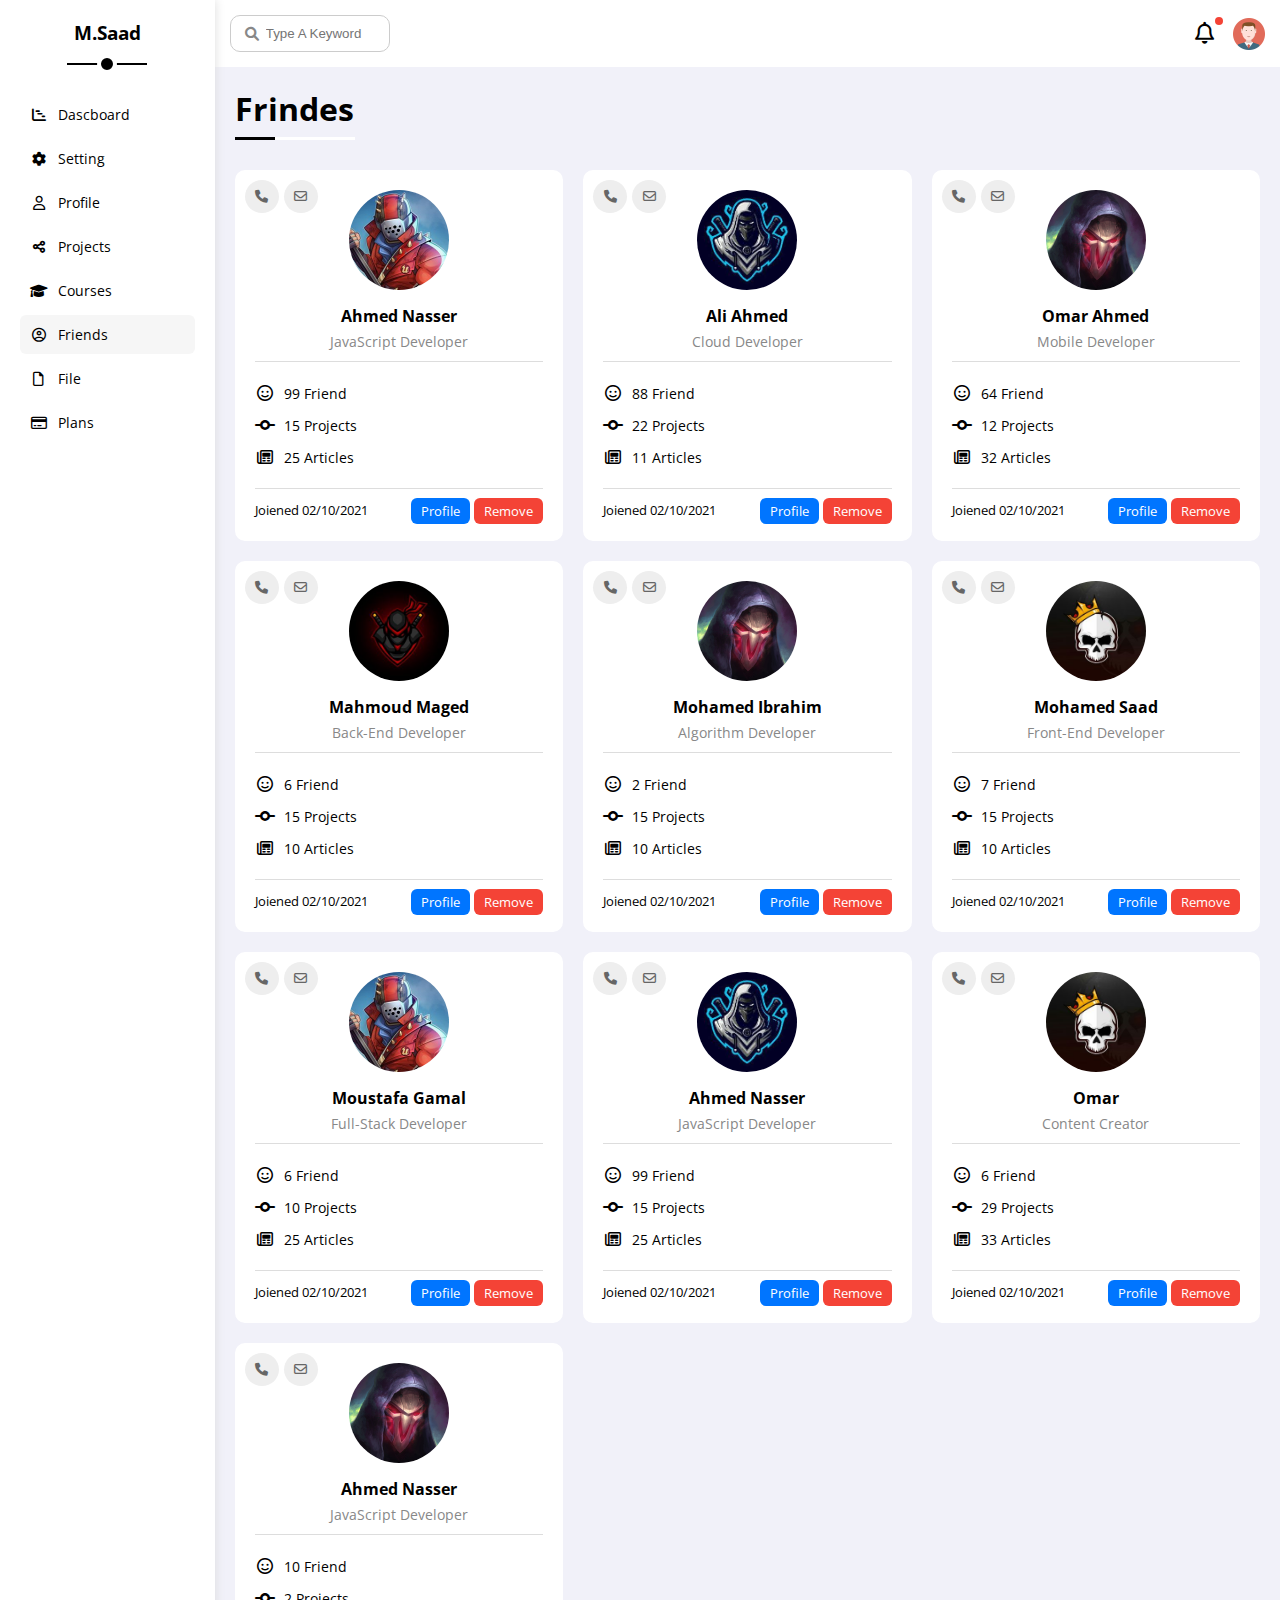
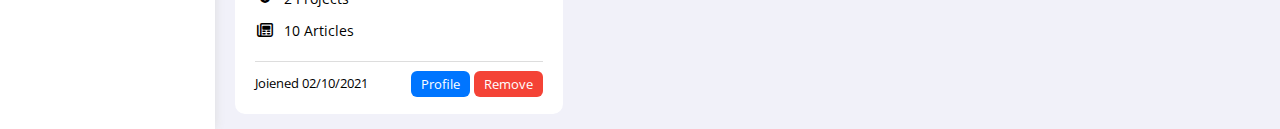
<file: frindes.html>
<!DOCTYPE html>
<html lang="en">
  <head>
    <meta charset="UTF-8">
      <meta http-equiv="X-UA-Compatible" content="IE=edge">
      <meta name="viewport" content="width=device-width, initial-scale=1.0">
      <link rel="stylesheet" href="css/freamwork.css">
      <link rel="stylesheet" href="css/main-dash.css">
      <link rel="stylesheet" href="css/all.min.css">
      <link rel="icon" href="img/friends-logo.png" type="image/x-icon">
      <link rel="preconnect" href="https://fonts.googleapis.com">
      <link rel="preconnect" href="https://fonts.gstatic.com" crossorigin>
      <link href="https://fonts.googleapis.com/css2?family=Open+Sans:wght@300;400;500;600;700;800&display=swap" rel="stylesheet">
      <title>Friends</title>
  </head>
  <body>
    <div class="page d-flex">
      <aside class="bg-white p-20 p-relative">
        <h3 class="p-relative text-c mt-0">M.Saad</h3>
        <ul>
          <li>
            <a class="d-flex align-center fs-14 c-black rad-6 p-10" href="index.html">
              <i class="fa-solid fa-chart-gantt fa-fw"></i>
              <span class="hide-mobile">Dascboard</span>
            </a>
          </li>
          <li>
            <a class=" d-flex align-center fs-14 c-black rad-6 p-10" href="settings.html">
              <i class="fa-solid fa-gear fa-fw"></i>
              <span class="hide-mobile">Setting</span>
            </a>
          </li>
          <li>
            <a class="d-flex align-center fs-14 c-black rad-6 p-10" href="profile.html">
              <i class="fa-regular fa-user fa-fw"></i>
              <span class="hide-mobile">Profile</span>
            </a>
          </li>
          <li>
            <a class="d-flex align-center fs-14 c-black rad-6 p-10" href="projects.html">
              <i class="fa-solid fa-share-nodes fa-fw"></i>
              <span class="hide-mobile">Projects</span>
            </a>
          </li>
          <li>
            <a class="d-flex align-center fs-14 c-black rad-6 p-10" href="courses.html">
              <i class="fa-solid fa-graduation-cap fa-fw"></i>
              <span class="hide-mobile">Courses</span>
            </a>
          </li>
          <li>
            <a class="active d-flex align-center fs-14 c-black rad-6 p-10" href="frindes.html">
              <i class="fa-regular fa-circle-user fa-fw"></i>
              <span class="hide-mobile">Friends</span>
            </a>
          </li>
          <li>
            <a class="d-flex align-center fs-14 c-black rad-6 p-10" href="files.html">
              <i class="fa-regular fa-file fa-fw"></i>
              <span class="hide-mobile">File</span>
            </a>
          </li>
          <li>
            <a class="d-flex align-center fs-14 c-black rad-6 p-10" href="plans.html">
              <i class="fa-regular fa-credit-card fa-fw"></i>
              <span class="hide-mobile">Plans</span>
            </a>
          </li>
        </ul>
      </aside>
      <main class="w-full">
        <header class="bg-white p-15 between-flex">
          <div class="search p-relative">
            <input class="p-10 rad-10" type="search" placeholder="Type A Keyword">
          </div>
          <div class="icons d-flex align-center">
            <span class="p-relative notification">
              <i class="fa-regular fa-bell fa-fw"></i>
            </span>
            <img src="img/avatar.png" alt="">
          </div>
        </header>
        <h1 class="p-relative">Frindes</h1>
        <div class="wrapper-courses d-grid gap-20">
          <div class="box-frindes bg-white rad-10 p-20 p-relative text-c">
            <div class="icons">
              <i class="fa-solid fa-phone fa-fw mr-5 bg-eee"></i>
              <i class="fa-regular fa-envelope fa-fw bg-eee"></i>
            </div>
            <img src="img/friend-01.jpg" alt="">
            <h4 class="m-0 mt-10">Ahmed Nasser</h4>
            <p class="c-grey fs-14 m-0 mt-5">JavaScript Developer</p>
            <div class="info">
              <div>
                <i class="fa-regular fa-face-smile fa-fw"></i>
                <span> 99 Friend</span>
              </div>
              <div class="d-block mt-10">
                <i class="fa-solid fa-code-commit fa-fw"></i>
                <span>15 Projects</span>
              </div>
              <div class="d-block mt-10">
                <i class="fa-regular fa-newspaper fa-fw"></i>
                <span> 25 Articles</span>
              </div>
            </div>
            <div class="between-flex mt-10">
              <span class="fs-13">Joiened 02/10/2021</span>
              <span>
                <a href="profile.html"><span class="fs-13 btn-shape c-white bg-blue">Profile</span></a>
                <a href=""><span class="fs-13 btn-shape c-white bg-red">Remove</span></a>
              </span>
            </div>
          </div>
          <div class="box-frindes bg-white rad-10 p-20 p-relative text-c">
            <div class="icons">
              <i class="fa-solid fa-phone fa-fw mr-5 bg-eee"></i>
              <i class="fa-regular fa-envelope fa-fw bg-eee"></i>
            </div>
            <img src="img/friend-02.jpg" alt="">
            <h4 class="m-0 mt-10">Ali Ahmed</h4>
            <p class="c-grey fs-14 m-0 mt-5">Cloud Developer</p>
            <div class="info">
              <div>
                <i class="fa-regular fa-face-smile fa-fw"></i>
                <span> 88 Friend</span>
              </div>
              <div class="d-block mt-10">
                <i class="fa-solid fa-code-commit fa-fw"></i>
                <span>22 Projects</span>
              </div>
              <div class="d-block mt-10">
                <i class="fa-regular fa-newspaper fa-fw"></i>
                <span> 11 Articles</span>
              </div>
            </div>
            <div class="between-flex mt-10">
              <span class="fs-13">Joiened 02/10/2021</span>
              <span>
                <a href="profile.html"><span class="fs-13 btn-shape c-white bg-blue">Profile</span></a>
                <a href=""><span class="fs-13 btn-shape c-white bg-red">Remove</span></a>
              </span>
            </div>
          </div>
          <div class="box-frindes bg-white rad-10 p-20 p-relative text-c">
            <div class="icons">
              <i class="fa-solid fa-phone fa-fw mr-5 bg-eee"></i>
              <i class="fa-regular fa-envelope fa-fw bg-eee"></i>
            </div>
            <img src="img/friend-03.jpg" alt="">
            <h4 class="m-0 mt-10">Omar Ahmed</h4>
            <p class="c-grey fs-14 m-0 mt-5">Mobile Developer</p>
            <div class="info">
              <div>
                <i class="fa-regular fa-face-smile fa-fw"></i>
                <span> 64 Friend</span>
              </div>
              <div class="d-block mt-10">
                <i class="fa-solid fa-code-commit fa-fw"></i>
                <span>12 Projects</span>
              </div>
              <div class="d-block mt-10">
                <i class="fa-regular fa-newspaper fa-fw"></i>
                <span> 32 Articles</span>
              </div>
            </div>
            <div class="between-flex mt-10">
              <span class="fs-13">Joiened 02/10/2021</span>
              <span>
                <a href="profile.html"><span class="fs-13 btn-shape c-white bg-blue">Profile</span></a>
                <a href=""><span class="fs-13 btn-shape c-white bg-red">Remove</span></a>
              </span>
            </div>
          </div>
          <div class="box-frindes bg-white rad-10 p-20 p-relative text-c">
            <div class="icons">
              <i class="fa-solid fa-phone fa-fw mr-5 bg-eee"></i>
              <i class="fa-regular fa-envelope fa-fw bg-eee"></i>
            </div>
            <img src="img/friend-04.jpg" alt="">
            <h4 class="m-0 mt-10">Mahmoud Maged</h4>
            <p class="c-grey fs-14 m-0 mt-5">Back-End Developer</p>
            <div class="info">
              <div>
                <i class="fa-regular fa-face-smile fa-fw"></i>
                <span> 6 Friend</span>
              </div>
              <div class="d-block mt-10">
                <i class="fa-solid fa-code-commit fa-fw"></i>
                <span>15 Projects</span>
              </div>
              <div class="d-block mt-10">
                <i class="fa-regular fa-newspaper fa-fw"></i>
                <span> 10 Articles</span>
              </div>
            </div>
            <div class="between-flex mt-10">
              <span class="fs-13">Joiened 02/10/2021</span>
              <span>
                <a href="profile.html"><span class="fs-13 btn-shape c-white bg-blue">Profile</span></a>
                <a href=""><span class="fs-13 btn-shape c-white bg-red">Remove</span></a>
              </span>
            </div>
          </div>
          <div class="box-frindes bg-white rad-10 p-20 p-relative text-c">
            <div class="icons">
              <i class="fa-solid fa-phone fa-fw mr-5 bg-eee"></i>
              <i class="fa-regular fa-envelope fa-fw bg-eee"></i>
            </div>
            <img src="img/friend-03.jpg" alt="">
            <h4 class="m-0 mt-10">Mohamed Ibrahim</h4>
            <p class="c-grey fs-14 m-0 mt-5">Algorithm Developer</p>
            <div class="info">
              <div>
                <i class="fa-regular fa-face-smile fa-fw"></i>
                <span> 2 Friend</span>
              </div>
              <div class="d-block mt-10">
                <i class="fa-solid fa-code-commit fa-fw"></i>
                <span>15 Projects</span>
              </div>
              <div class="d-block mt-10">
                <i class="fa-regular fa-newspaper fa-fw"></i>
                <span> 10 Articles</span>
              </div>
            </div>
            <div class="between-flex mt-10">
              <span class="fs-13">Joiened 02/10/2021</span>
              <span>
                <a href="profile.html"><span class="fs-13 btn-shape c-white bg-blue">Profile</span></a>
                <a href=""><span class="fs-13 btn-shape c-white bg-red">Remove</span></a>
              </span>
            </div>
          </div>
          <div class="box-frindes bg-white rad-10 p-20 p-relative text-c">
            <div class="icons">
              <i class="fa-solid fa-phone fa-fw mr-5 bg-eee"></i>
              <i class="fa-regular fa-envelope fa-fw bg-eee"></i>
            </div>
            <img src="img/friend-05.jpg" alt="">
            <h4 class="m-0 mt-10">Mohamed Saad</h4>
            <p class="c-grey fs-14 m-0 mt-5">Front-End Developer</p>
            <div class="info">
              <div>
                <i class="fa-regular fa-face-smile fa-fw"></i>
                <span> 7 Friend</span>
              </div>
              <div class="d-block mt-10">
                <i class="fa-solid fa-code-commit fa-fw"></i>
                <span>15 Projects</span>
              </div>
              <div class="d-block mt-10">
                <i class="fa-regular fa-newspaper fa-fw"></i>
                <span> 10 Articles</span>
              </div>
            </div>
            <div class="between-flex mt-10">
              <span class="fs-13">Joiened 02/10/2021</span>
              <span>
                <a href="profile.html"><span class="fs-13 btn-shape c-white bg-blue">Profile</span></a>
                <a href=""><span class="fs-13 btn-shape c-white bg-red">Remove</span></a>
              </span>
            </div>
          </div>
          <div class="box-frindes bg-white rad-10 p-20 p-relative text-c">
            <div class="icons">
              <i class="fa-solid fa-phone fa-fw mr-5 bg-eee"></i>
              <i class="fa-regular fa-envelope fa-fw bg-eee"></i>
            </div>
            <img src="img/friend-01.jpg" alt="">
            <h4 class="m-0 mt-10">Moustafa Gamal</h4>
            <p class="c-grey fs-14 m-0 mt-5">Full-Stack Developer</p>
            <div class="info">
              <div>
                <i class="fa-regular fa-face-smile fa-fw"></i>
                <span> 6 Friend</span>
              </div>
              <div class="d-block mt-10">
                <i class="fa-solid fa-code-commit fa-fw"></i>
                <span>10 Projects</span>
              </div>
              <div class="d-block mt-10">
                <i class="fa-regular fa-newspaper fa-fw"></i>
                <span> 25 Articles</span>
              </div>
            </div>
            <div class="between-flex mt-10">
              <span class="fs-13">Joiened 02/10/2021</span>
              <span>
                <a href="profile.html"><span class="fs-13 btn-shape c-white bg-blue">Profile</span></a>
                <a href=""><span class="fs-13 btn-shape c-white bg-red">Remove</span></a>
              </span>
            </div>
          </div>
          <div class="box-frindes bg-white rad-10 p-20 p-relative text-c">
            <div class="icons">
              <i class="fa-solid fa-phone fa-fw mr-5 bg-eee"></i>
              <i class="fa-regular fa-envelope fa-fw bg-eee"></i>
            </div>
            <img src="img/friend-02.jpg" alt="">
            <h4 class="m-0 mt-10">Ahmed Nasser</h4>
            <p class="c-grey fs-14 m-0 mt-5">JavaScript Developer</p>
            <div class="info">
              <div>
                <i class="fa-regular fa-face-smile fa-fw"></i>
                <span> 99 Friend</span>
              </div>
              <div class="d-block mt-10">
                <i class="fa-solid fa-code-commit fa-fw"></i>
                <span>15 Projects</span>
              </div>
              <div class="d-block mt-10">
                <i class="fa-regular fa-newspaper fa-fw"></i>
                <span> 25 Articles</span>
              </div>
            </div>
            <div class="between-flex mt-10">
              <span class="fs-13">Joiened 02/10/2021</span>
              <span>
                <a href="profile.html"><span class="fs-13 btn-shape c-white bg-blue">Profile</span></a>
                <a href=""><span class="fs-13 btn-shape c-white bg-red">Remove</span></a>
              </span>
            </div>
          </div>
          <div class="box-frindes bg-white rad-10 p-20 p-relative text-c">
            <div class="icons">
              <i class="fa-solid fa-phone fa-fw mr-5 bg-eee"></i>
              <i class="fa-regular fa-envelope fa-fw bg-eee"></i>
            </div>
            <img src="img/friend-05.jpg" alt="">
            <h4 class="m-0 mt-10">Omar</h4>
            <p class="c-grey fs-14 m-0 mt-5">Content Creator</p>
            <div class="info">
              <div>
                <i class="fa-regular fa-face-smile fa-fw"></i>
                <span> 6 Friend</span>
              </div>
              <div class="d-block mt-10">
                <i class="fa-solid fa-code-commit fa-fw"></i>
                <span>29 Projects</span>
              </div>
              <div class="d-block mt-10">
                <i class="fa-regular fa-newspaper fa-fw"></i>
                <span> 33 Articles</span>
              </div>
            </div>
            <div class="between-flex mt-10">
              <span class="fs-13">Joiened 02/10/2021</span>
              <span>
                <a href="profile.html"><span class="fs-13 btn-shape c-white bg-blue">Profile</span></a>
                <a href=""><span class="fs-13 btn-shape c-white bg-red">Remove</span></a>
              </span>
            </div>
          </div>
          <div class="box-frindes bg-white rad-10 p-20 p-relative text-c">
            <div class="icons">
              <i class="fa-solid fa-phone fa-fw mr-5 bg-eee"></i>
              <i class="fa-regular fa-envelope fa-fw bg-eee"></i>
            </div>
            <img src="img/friend-03.jpg" alt="">
            <h4 class="m-0 mt-10">Ahmed Nasser</h4>
            <p class="c-grey fs-14 m-0 mt-5">JavaScript Developer</p>
            <div class="info">
              <div>
                <i class="fa-regular fa-face-smile fa-fw"></i>
                <span> 10 Friend</span>
              </div>
              <div class="d-block mt-10">
                <i class="fa-solid fa-code-commit fa-fw"></i>
                <span>2 Projects</span>
              </div>
              <div class="d-block mt-10">
                <i class="fa-regular fa-newspaper fa-fw"></i>
                <span> 10 Articles</span>
              </div>
            </div>
            <div class="between-flex mt-10">
              <span class="fs-13">Joiened 02/10/2021</span>
              <span>
                <a href="profile.html"><span class="fs-13 btn-shape c-white bg-blue">Profile</span></a>
                <a href=""><span class="fs-13 btn-shape c-white bg-red">Remove</span></a>
              </span>
            </div>
          </div>
        </div>
      </main>
    </div>
  </body>
</html>
</file>
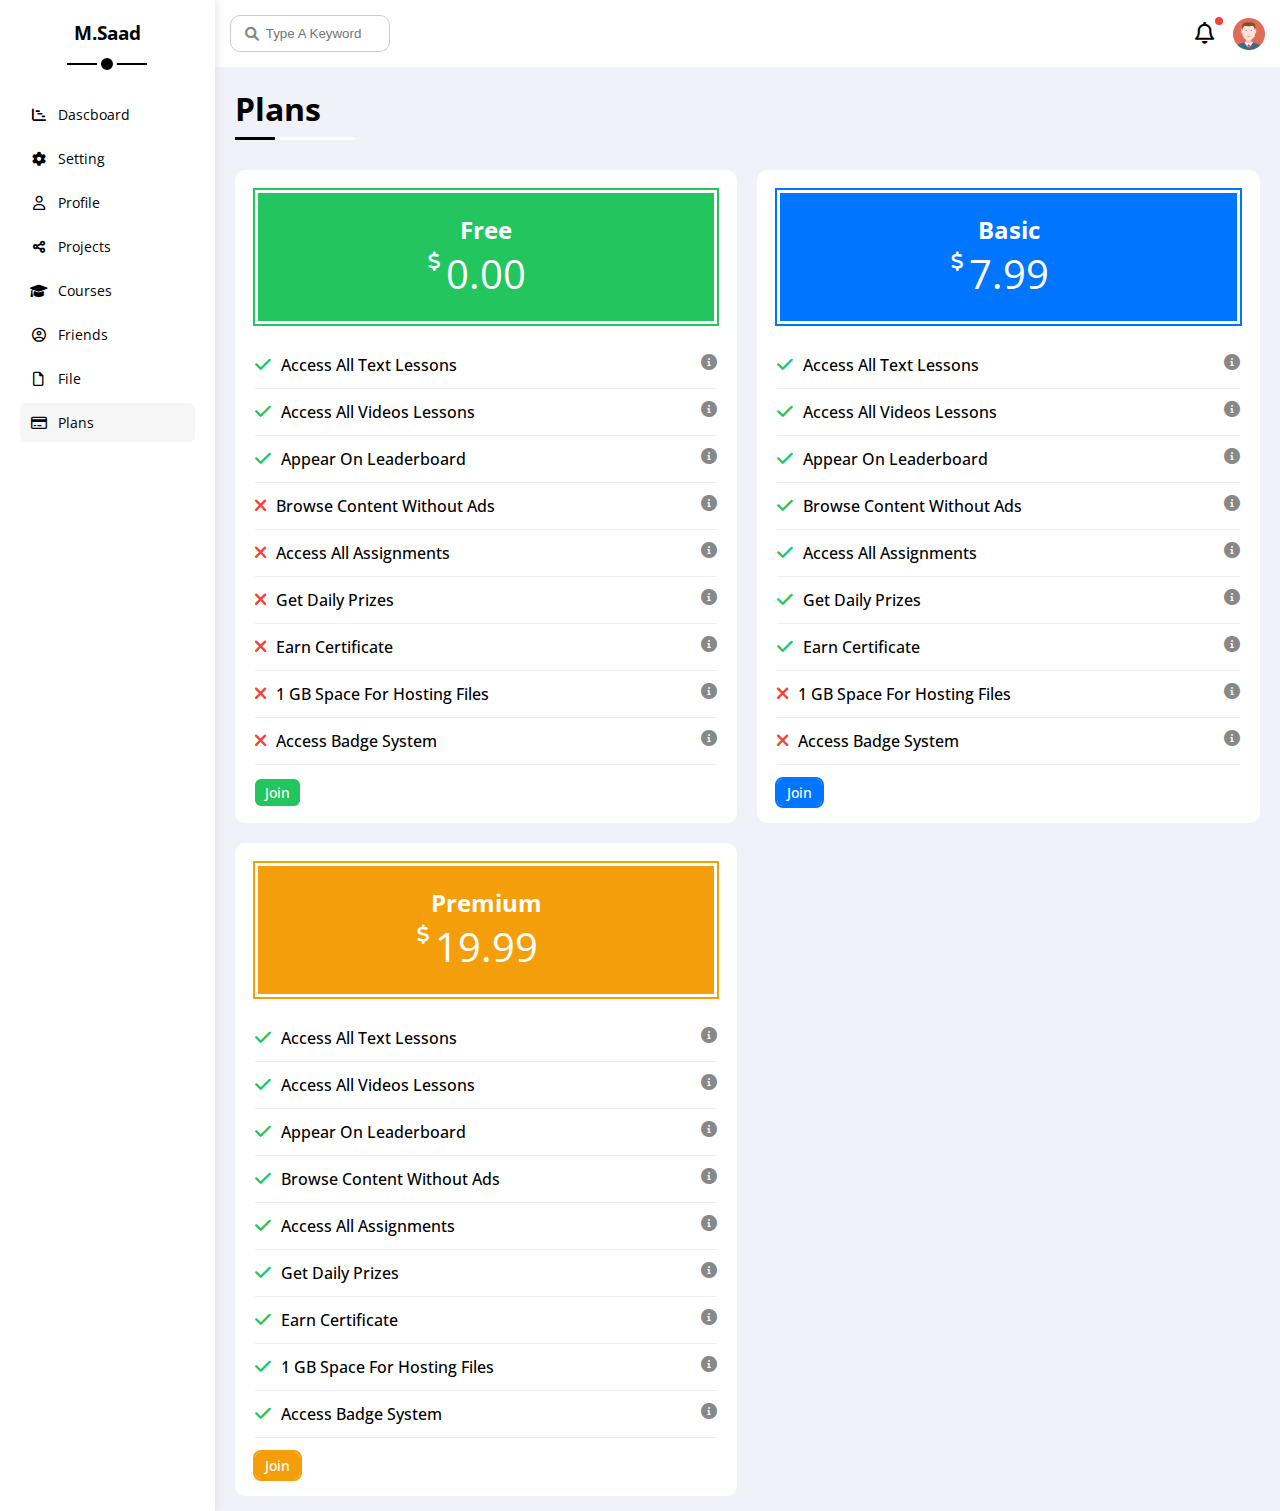
<file: plans.html>
<!DOCTYPE html>
<html lang="en">
  <head>
    <meta charset="UTF-8">
      <meta http-equiv="X-UA-Compatible" content="IE=edge">
      <meta name="viewport" content="width=device-width, initial-scale=1.0">
      <link rel="stylesheet" href="css/freamwork.css">
      <link rel="stylesheet" href="css/main-dash.css">
      <link rel="stylesheet" href="css/all.min.css">
      <link rel="icon" href="img/plans-logo.png" type="image/x-icon">
      <link rel="preconnect" href="https://fonts.googleapis.com">
      <link rel="preconnect" href="https://fonts.gstatic.com" crossorigin>
      <link href="https://fonts.googleapis.com/css2?family=Open+Sans:wght@300;400;500;600;700;800&display=swap" rel="stylesheet">
      <title>Plans</title>
  </head>
  <body>
    <div class="page d-flex">
      <aside class="bg-white p-20 p-relative">
        <h3 class="p-relative text-c mt-0">M.Saad</h3>
        <ul>
          <li>
            <a class="d-flex align-center fs-14 c-black rad-6 p-10" href="index.html">
              <i class="fa-solid fa-chart-gantt fa-fw"></i>
              <span class="hide-mobile">Dascboard</span>
            </a>
          </li>
          <li>
            <a class=" d-flex align-center fs-14 c-black rad-6 p-10" href="settings.html">
              <i class="fa-solid fa-gear fa-fw"></i>
              <span class="hide-mobile">Setting</span>
            </a>
          </li>
          <li>
            <a class="d-flex align-center fs-14 c-black rad-6 p-10" href="profile.html">
              <i class="fa-regular fa-user fa-fw"></i>
              <span class="hide-mobile">Profile</span>
            </a>
          </li>
          <li>
            <a class="d-flex align-center fs-14 c-black rad-6 p-10" href="projects.html">
              <i class="fa-solid fa-share-nodes fa-fw"></i>
              <span class="hide-mobile">Projects</span>
            </a>
          </li>
          <li>
            <a class="d-flex align-center fs-14 c-black rad-6 p-10" href="courses.html">
              <i class="fa-solid fa-graduation-cap fa-fw"></i>
              <span class="hide-mobile">Courses</span>
            </a>
          </li>
          <li>
            <a class="d-flex align-center fs-14 c-black rad-6 p-10" href="frindes.html">
              <i class="fa-regular fa-circle-user fa-fw"></i>
              <span class="hide-mobile">Friends</span>
            </a>
          </li>
          <li>
            <a class="d-flex align-center fs-14 c-black rad-6 p-10" href="files.html">
              <i class="fa-regular fa-file fa-fw"></i>
              <span class="hide-mobile">File</span>
            </a>
          </li>
          <li>
            <a class="active d-flex align-center fs-14 c-black rad-6 p-10" href="plans.html">
              <i class="fa-regular fa-credit-card fa-fw"></i>
              <span class="hide-mobile">Plans</span>
            </a>
          </li>
        </ul>
      </aside>
      <main class="w-full">
        <header class="bg-white p-15 between-flex">
          <div class="search p-relative">
            <input class="p-10 rad-10" type="search" placeholder="Type A Keyword">
          </div>
          <div class="icons d-flex align-center">
            <span class="p-relative notification">
              <i class="fa-regular fa-bell fa-fw"></i>
            </span>
            <img src="img/avatar.png" alt="">
          </div>
        </header>
        <h1 class="p-relative">Plans</h1>
        <div class="wrapper-plans d-grid gap-20">
          <div class=" box-plans p-20 bg-white rad-10">
            <div class="title green text-c">
              <h2 class="m-0">Free</h2>
              <span class="d-block fs-20">0.00</span>
            </div>
            <ul>
              <li class="true">Access All Text Lessons</li>
              <li class="true">Access All Videos Lessons</li>
              <li class="true">Appear On Leaderboard</li>
              <li class="false">Browse Content Without Ads</li>
              <li class="false">Access All Assignments</li>
              <li class="false">Get Daily Prizes</li>
              <li class="false">Earn Certificate</li>
              <li class="false">1 GB Space For Hosting Files</li>
              <li class="false">Access Badge System</li>
            </ul>
            <a class="btn-shape bg-green fs-14 c-white">Join</a>
          </div>
          <div class=" box-plans p-20 bg-white rad-10">
            <div class="title blue text-c">
              <h2 class="m-0">Basic</h2>
              <span class="d-block fs-20">7.99</span>
            </div>
            <ul>
              <li class="true">Access All Text Lessons</li>
              <li class="true">Access All Videos Lessons</li>
              <li class="true">Appear On Leaderboard</li>
              <li class="true">Browse Content Without Ads</li>
              <li class="true">Access All Assignments</li>
              <li class="true">Get Daily Prizes</li>
              <li class="true">Earn Certificate</li>
              <li class="false">1 GB Space For Hosting Files</li>
              <li class="false">Access Badge System</li>
            </ul>
            <a class="btn-shape blue fs-14 c-white">Join</a>
          </div>
          <div class=" box-plans p-20 bg-white rad-10">
            <div class="title orange text-c">
              <h2 class="m-0">Premium</h2>
              <span class="d-block fs-20">19.99</span>
            </div>
            <ul>
              <li class="true">Access All Text Lessons</li>
              <li class="true">Access All Videos Lessons</li>
              <li class="true">Appear On Leaderboard</li>
              <li class="true">Browse Content Without Ads</li>
              <li class="true">Access All Assignments</li>
              <li class="true">Get Daily Prizes</li>
              <li class="true">Earn Certificate</li>
              <li class="true">1 GB Space For Hosting Files</li>
              <li class="true">Access Badge System</li>
            </ul>
            <a class="orange btn-shape fs-14 c-white">Join</a>
          </div>
        </div>
      </main>
    </div>
  </body>
</html>
</file>
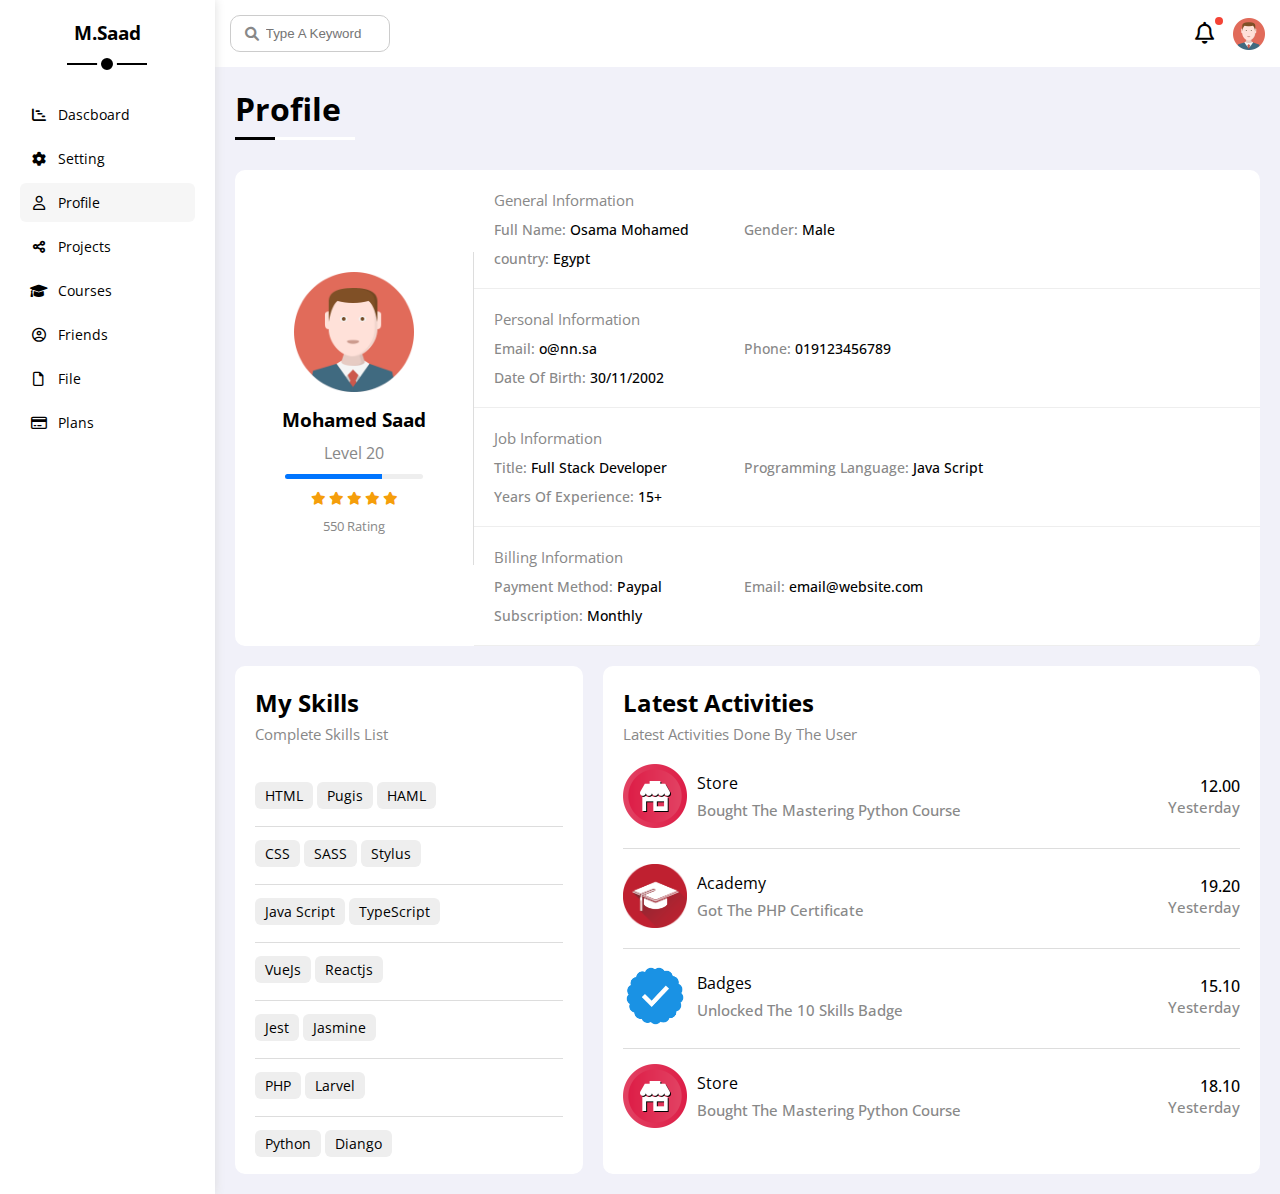
<file: profile.html>
<!DOCTYPE html>
<html lang="en">
  <head>
    <meta charset="UTF-8">
      <meta http-equiv="X-UA-Compatible" content="IE=edge">
      <meta name="viewport" content="width=device-width, initial-scale=1.0">
      <link rel="stylesheet" href="css/freamwork.css">
      <link rel="stylesheet" href="css/main-dash.css">
      <link rel="stylesheet" href="css/all.min.css">
      <link rel="icon" href="img/profile.png" type="image/x-icon">
      <link rel="preconnect" href="https://fonts.googleapis.com">
      <link rel="preconnect" href="https://fonts.gstatic.com" crossorigin>
      <link href="https://fonts.googleapis.com/css2?family=Open+Sans:wght@300;400;500;600;700;800&display=swap" rel="stylesheet">
      <title>Profile</title>
  </head>
  <body>
    <div class="page d-flex">
      <aside class="bg-white p-20 p-relative">
        <h3 class="p-relative text-c mt-0">M.Saad</h3>
        <ul>
          <li>
            <a class="d-flex align-center fs-14 c-black rad-6 p-10" href="index.html">
              <i class="fa-solid fa-chart-gantt fa-fw"></i>
              <span class="hide-mobile">Dascboard</span>
            </a>
          </li>
          <li>
            <a class=" d-flex align-center fs-14 c-black rad-6 p-10" href="settings.html">
              <i class="fa-solid fa-gear fa-fw"></i>
              <span class="hide-mobile">Setting</span>
            </a>
          </li>
          <li>
            <a class="active d-flex align-center fs-14 c-black rad-6 p-10" href="profile.html">
              <i class="fa-regular fa-user fa-fw"></i>
              <span class="hide-mobile">Profile</span>
            </a>
          </li>
          <li>
            <a class="d-flex align-center fs-14 c-black rad-6 p-10" href="projects.html">
              <i class="fa-solid fa-share-nodes fa-fw"></i>
              <span class="hide-mobile">Projects</span>
            </a>
          </li>
          <li>
            <a class="d-flex align-center fs-14 c-black rad-6 p-10" href="courses.html">
              <i class="fa-solid fa-graduation-cap fa-fw"></i>
              <span class="hide-mobile">Courses</span>
            </a>
          </li>
          <li>
            <a class="d-flex align-center fs-14 c-black rad-6 p-10" href="frindes.html">
              <i class="fa-regular fa-circle-user fa-fw"></i>
              <span class="hide-mobile">Friends</span>
            </a>
          </li>
          <li>
            <a class="d-flex align-center fs-14 c-black rad-6 p-10" href="files.html">
              <i class="fa-regular fa-file fa-fw"></i>
              <span class="hide-mobile">File</span>
            </a>
          </li>
          <li>
            <a class="d-flex align-center fs-14 c-black rad-6 p-10" href="plans.html">
              <i class="fa-regular fa-credit-card fa-fw"></i>
              <span class="hide-mobile">Plans</span>
            </a>
          </li>
        </ul>
      </aside>
      <main class="w-full">
        <header class="bg-white p-15 between-flex">
          <div class="search p-relative">
            <input class="p-10 rad-10" type="search" placeholder="Type A Keyword">
          </div>
          <div class="icons d-flex align-center">
            <span class="p-relative notification">
              <i class="fa-regular fa-bell fa-fw"></i>
            </span>
            <img src="img/avatar.png" alt="">
          </div>
        </header>
        <h1 class="p-relative">Profile</h1>
          <!-- Start Admin-Detail -->
          <div class="profile-page m-20">
            <div class="admin-detail bg-white rad-10 d-flex align-center">
              <div class="col text-c p-20">
                <img src="img/avatar.png" alt="">
                <h3 class="m-0 mt-10">Mohamed Saad</h3>
                <span class="mt-10 mb-10 d-block c-grey">Level 20</span>
                <div class="level bg-eee p-relative rad-6">
                  <span style="width: 70%;"></span>
                </div>
                <div class="rate mb-10 fs-13">
                  <i class="fa-solid fa-star c-orange fs-13px"></i>
                  <i class="fa-solid fa-star c-orange fs-13px"></i>
                  <i class="fa-solid fa-star c-orange fs-13px"></i>
                  <i class="fa-solid fa-star c-orange fs-13px"></i>
                  <i class="fa-solid fa-star c-orange fs-13px"></i>
                </div>
                <span class="mt-10 mb-10 d-block c-grey fs-13">550 Rating</span>
              </div>
              <div class="col text-c-mobile w-full">
                <div class="row p-20 d-flex align-center">
                  <h4 class="m-0 c-grey w-full fs-15">General Information</h4>
                    <div>
                      <span class="m-0 c-grey">Full Name:</span>
                      <span>Osama Mohamed</span>
                    </div>
                    <div>
                      <span class="m-0 c-grey">Gender:</span>
                      <span>Male</span>
                    </div>
                    <div>
                      <span class="m-0 c-grey">country:</span>
                      <span>Egypt</span>
                    </div>
                </div>
                <div class="row p-20 d-flex align-center">
                  <h4 class="m-0 c-grey w-full fs-15">Personal Information</h4>
                    <div>
                      <span class="m-0 c-grey">Email:</span>
                      <span>o@nn.sa</span>
                    </div>
                    <div>
                      <span class="m-0 c-grey">Phone:</span>
                      <span>019123456789</span>
                    </div>
                    <div>
                      <span class="m-0 c-grey">Date Of Birth:</span>
                      <span>30/11/2002</span>
                    </div>
                </div>
                <div class="row p-20 d-flex align-center">
                  <h4 class="m-0 c-grey w-full fs-15">Job Information</h4>
                    <div>
                      <span class="m-0 c-grey">Title:</span>
                      <span>Full Stack Developer</span>
                    </div>
                    <div>
                      <span class="m-0 c-grey">Programming Language:</span>
                      <span>Java Script</span>
                    </div>
                    <div>
                      <span class="m-0 c-grey">Years Of Experience:</span>
                      <span>15+</span>
                    </div>
                </div>
                <div class="row p-20 d-flex align-center">
                  <h4 class="m-0 c-grey w-full fs-15">Billing Information</h4>
                    <div>
                      <span class="m-0 c-grey">Payment Method:</span>
                      <span>Paypal</span>
                    </div>
                    <div>
                      <span class="m-0 c-grey">Email:</span>
                      <span>email@website.com</span>
                    </div>
                    <div>
                      <span class="m-0 c-grey">Subscription:</span>
                      <span>Monthly</span>
                    </div>
                </div>
              </div>
            </div>
            <!-- End Admin-Detail -->
            <!-- Start Other Data -->
            <div class="other-data d-flex mt-20 mb-20">
              <div class="my-skills bg-white rad-10 p-20">
                <h2 class="m-0">My Skills</h2>
                <p class="c-grey mt-5 fs-15 mb-20">Complete Skills List</p>
                <div class="raw-skills text-c-mobile">
                  <span class="btn-shape bg-eee fs-14">HTML</span>
                  <span class="btn-shape bg-eee fs-14">Pugis</span>
                  <span class="btn-shape bg-eee fs-14">HAML</span>
                </div>
                <div class="raw-skills text-c-mobile">
                  <span class="btn-shape bg-eee fs-14">CSS</span>
                  <span class="btn-shape bg-eee fs-14">SASS</span>
                  <span class="btn-shape bg-eee fs-14">Stylus</span>
                </div>
                <div class="raw-skills text-c-mobile">
                  <span class="btn-shape bg-eee fs-14">Java Script</span>
                  <span class="btn-shape bg-eee fs-14">TypeScript</span>
                </div>
                <div class="raw-skills text-c-mobile">
                  <span class="btn-shape bg-eee fs-14">VueJs</span>
                  <span class="btn-shape bg-eee fs-14">Reactjs</span>
                </div>
                <div class="raw-skills text-c-mobile">
                  <span class="btn-shape bg-eee fs-14">Jest</span>
                  <span class="btn-shape bg-eee fs-14">Jasmine</span>
                </div>
                <div class="raw-skills text-c-mobile">
                  <span class="btn-shape bg-eee fs-14">PHP</span>
                  <span class="btn-shape bg-eee fs-14">Larvel</span>
                </div>
                <div class="raw-skills text-c-mobile">
                  <span class="btn-shape bg-eee fs-14">Python</span>
                  <span class="btn-shape bg-eee fs-14">Diango</span>
                </div>
              </div>
              <div class="latest-activites bg-white rad-10 p-20">
                <h2 class="m-0">Latest Activities</h2>
                <p class="c-grey mt-5 fs-15 mb-20">Latest Activities Done By The User</p>
                  <div class="row-activiteys between-flex">
                    <div class="info d-flex align-center">
                      <img src="img/activity-01.png" alt="">
                      <div class="div ml-10">
                        <p class="m-0 mb-5">Store</p>
                        <span class="fs-15 c-grey">Bought The Mastering Python Course</span>
                      </div>
                    </div>
                    <div class="details">
                      <span>12.00</span>
                      <span class="d-block c-grey fs-15">Yesterday</span>
                    </div>
                  </div>
                  <div class="row-activiteys between-flex">
                    <div class="info d-flex align-center">
                      <img src="img/activity-02.png" alt="">
                      <div class="div ml-10">
                        <p class="m-0 mb-5">Academy</p>
                        <span class="fs-15 c-grey">Got The PHP Certificate</span>
                      </div>
                    </div>
                    <div class="details">
                      <span>19.20</span>
                      <span class="d-block c-grey fs-15">Yesterday</span>
                    </div>
                  </div>
                  <div class="row-activiteys between-flex">
                    <div class="info d-flex align-center">
                      <img src="img/activity-03.png" alt="">
                      <div class="div ml-10">
                        <p class="m-0 mb-5">Badges</p>
                        <span class="fs-15 c-grey">Unlocked The 10 Skills Badge</span>
                      </div>
                    </div>
                    <div class="details">
                      <span>15.10</span>
                      <span class="d-block c-grey fs-15">Yesterday</span>
                    </div>
                  </div>
                  <div class="row-activiteys between-flex">
                    <div class="info d-flex align-center">
                      <img src="img/activity-01.png" alt="">
                      <div class="div ml-10">
                        <p class="m-0 mb-5">Store</p>
                        <span class="fs-15 c-grey">Bought The Mastering Python Course</span>
                      </div>
                    </div>
                    <div class="details">
                      <span>18.10</span>
                      <span class="d-block c-grey fs-15">Yesterday</span>
                    </div>
                  </div>
              </div>
            </div>
            <!-- End Other Data -->
          </div>
      </main>
    </div>
  </body>
</html>
</file>
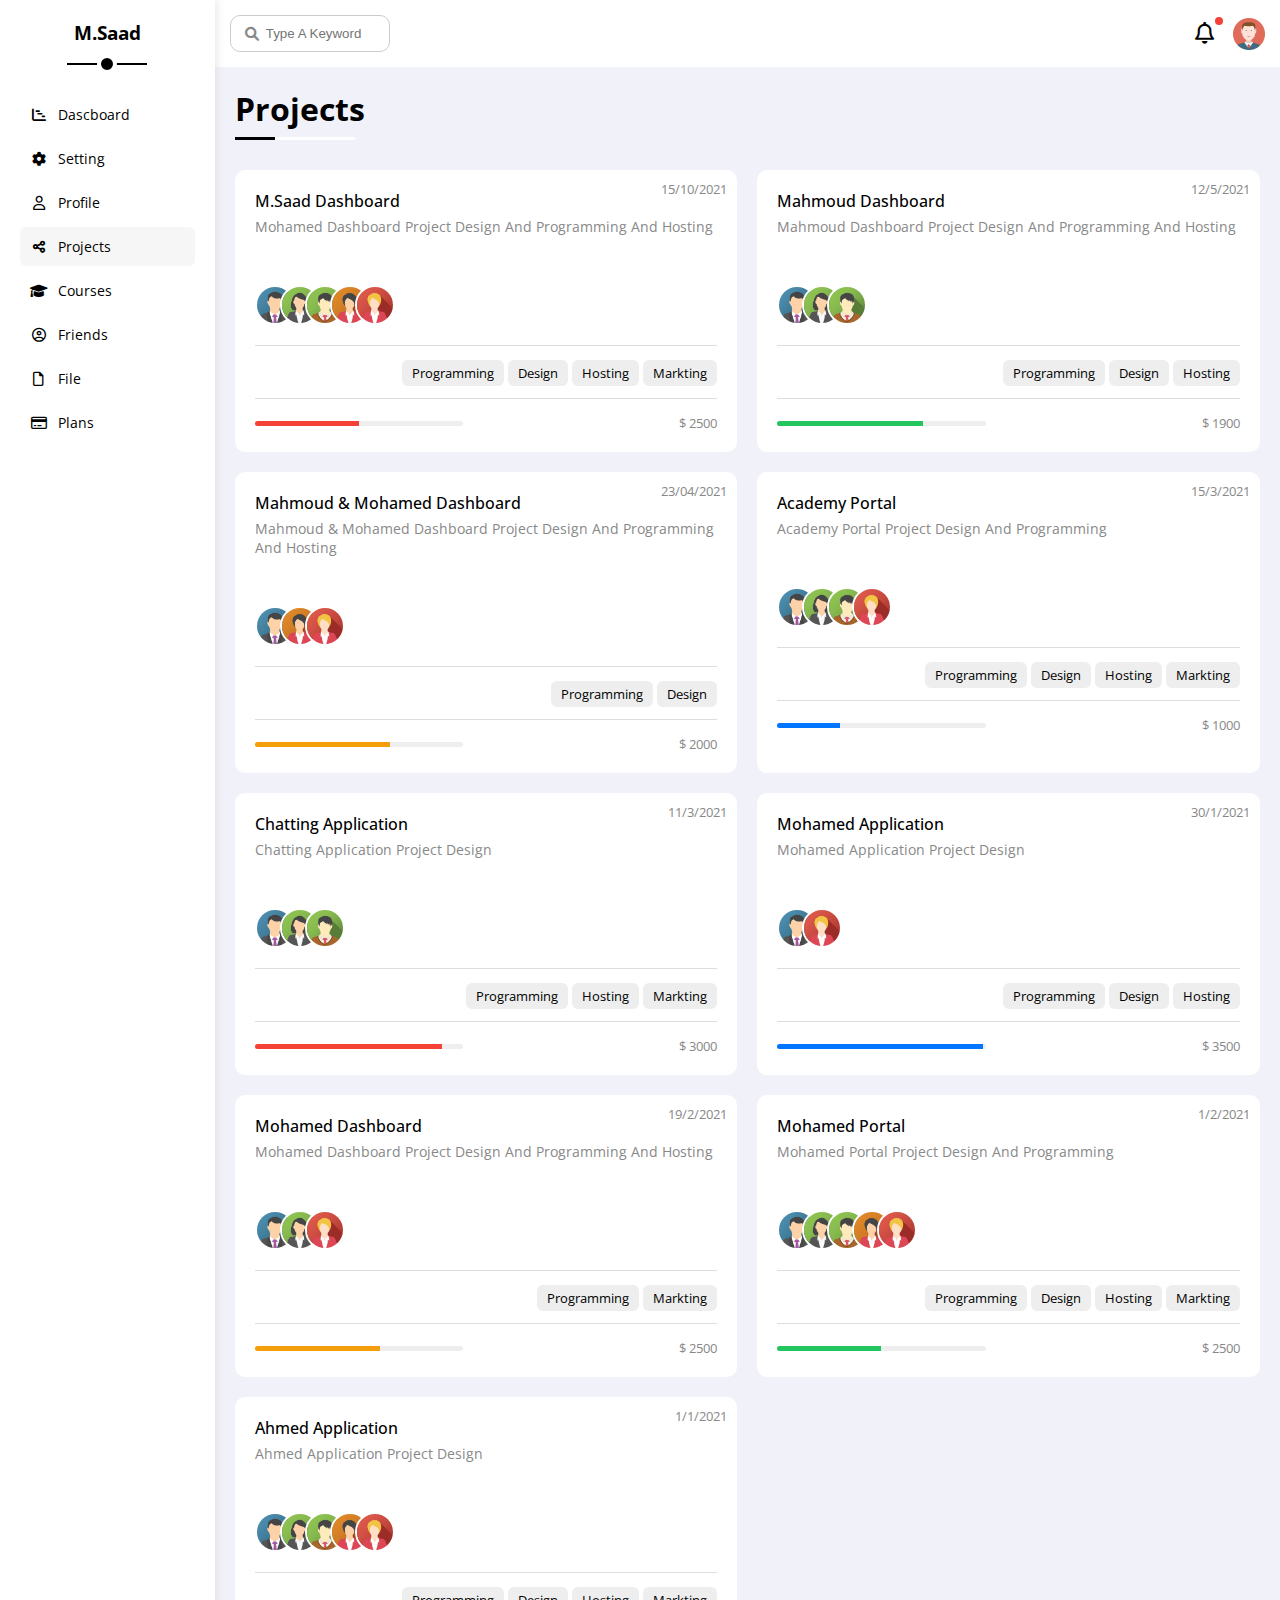
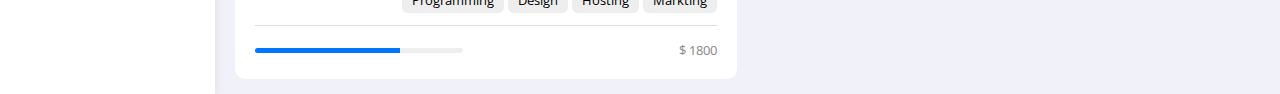
<file: projects.html>
<!DOCTYPE html>
<html lang="en">
  <head>
    <meta charset="UTF-8">
      <meta http-equiv="X-UA-Compatible" content="IE=edge">
      <meta name="viewport" content="width=device-width, initial-scale=1.0">
      <link rel="stylesheet" href="css/freamwork.css">
      <link rel="stylesheet" href="css/main-dash.css">
      <link rel="stylesheet" href="css/all.min.css">
      <link rel="icon" href="img/projects-logo.png" type="image/x-icon">
      <link rel="preconnect" href="https://fonts.googleapis.com">
      <link rel="preconnect" href="https://fonts.gstatic.com" crossorigin>
      <link href="https://fonts.googleapis.com/css2?family=Open+Sans:wght@300;400;500;600;700;800&display=swap" rel="stylesheet">
      <title>Projects</title>
  </head>
  <body>
    <div class="page d-flex">
      <aside class="bg-white p-20 p-relative">
        <h3 class="p-relative text-c mt-0">M.Saad</h3>
        <ul>
          <li>
            <a class="d-flex align-center fs-14 c-black rad-6 p-10" href="index.html">
              <i class="fa-solid fa-chart-gantt fa-fw"></i>
              <span class="hide-mobile">Dascboard</span>
            </a>
          </li>
          <li>
            <a class=" d-flex align-center fs-14 c-black rad-6 p-10" href="settings.html">
              <i class="fa-solid fa-gear fa-fw"></i>
              <span class="hide-mobile">Setting</span>
            </a>
          </li>
          <li>
            <a class="d-flex align-center fs-14 c-black rad-6 p-10" href="profile.html">
              <i class="fa-regular fa-user fa-fw"></i>
              <span class="hide-mobile">Profile</span>
            </a>
          </li>
          <li>
            <a class="active d-flex align-center fs-14 c-black rad-6 p-10" href="projects.html">
              <i class="fa-solid fa-share-nodes fa-fw"></i>
              <span class="hide-mobile">Projects</span>
            </a>
          </li>
          <li>
            <a class="d-flex align-center fs-14 c-black rad-6 p-10" href="courses.html">
              <i class="fa-solid fa-graduation-cap fa-fw"></i>
              <span class="hide-mobile">Courses</span>
            </a>
          </li>
          <li>
            <a class="d-flex align-center fs-14 c-black rad-6 p-10" href="frindes.html">
              <i class="fa-regular fa-circle-user fa-fw"></i>
              <span class="hide-mobile">Friends</span>
            </a>
          </li>
          <li>
            <a class="d-flex align-center fs-14 c-black rad-6 p-10" href="files.html">
              <i class="fa-regular fa-file fa-fw"></i>
              <span class="hide-mobile">File</span>
            </a>
          </li>
          <li>
            <a class="d-flex align-center fs-14 c-black rad-6 p-10" href="plans.html">
              <i class="fa-regular fa-credit-card fa-fw"></i>
              <span class="hide-mobile">Plans</span>
            </a>
          </li>
        </ul>
      </aside>
      <main class="w-full">
        <header class="bg-white p-15 between-flex">
          <div class="search p-relative">
            <input class="p-10 rad-10" type="search" placeholder="Type A Keyword">
          </div>
          <div class="icons d-flex align-center">
            <span class="p-relative notification">
              <i class="fa-regular fa-bell fa-fw"></i>
            </span>
            <img src="img/avatar.png" alt="">
          </div>
        </header>
        <h1 class="p-relative">Projects</h1>
        <div class="wrapper d-grid gap-20">
          <div class="box-projects bg-white p-20 rad-10 p-relative">
            <span class="date fs-13 c-grey">15/10/2021</span>
            <h4 class="m-0">M.Saad Dashboard</h4>
            <p class="c-grey mt-5 fs-14">Mohamed Dashboard Project Design And Programming And Hosting</p>
            <div class="team">
              <a href="#"><img src="img/team-01.png" alt=""></a>
              <a href="#"><img src="img/team-02.png" alt=""></a>
              <a href="#"><img src="img/team-03.png" alt=""></a>
              <a href="#"><img src="img/team-04.png" alt=""></a>
              <a href="#"><img src="img/team-05.png" alt=""></a>
            </div>
            <div class="do">
              <span class="btn-shape bg-eee fs-13">Programming</span>
              <span class="btn-shape bg-eee fs-13">Design</span>
              <span class="btn-shape bg-eee fs-13">Hosting</span>
              <span class="btn-shape bg-eee fs-13">Markting</span>
            </div>
            <div class="info between-flex">
              <div class="bg-eee rad-6">
                <span class="bg-red" style="width: 50%;"></span>
              </div>
              <span class="c-grey fs-13">$ 2500</span>
            </div>
          </div>
          <div class="box-projects bg-white p-20 rad-10 p-relative">
            <span class="date fs-13 c-grey">12/5/2021</span>
            <h4 class="m-0">Mahmoud Dashboard</h4>
            <p class="c-grey mt-5 fs-14">Mahmoud Dashboard Project Design And Programming And Hosting</p>
            <div class="team">
              <a href="#"><img src="img/team-01.png" alt=""></a>
              <a href="#"><img src="img/team-02.png" alt=""></a>
              <a href="#"><img src="img/team-03.png" alt=""></a>
            </div>
            <div class="do">
              <span class="btn-shape bg-eee fs-13">Programming</span>
              <span class="btn-shape bg-eee fs-13">Design</span>
              <span class="btn-shape bg-eee fs-13">Hosting</span>
            </div>
            <div class="info between-flex">
              <div class="bg-eee rad-6">
                <span class="bg-green" style="width: 70%;"></span>
              </div>
              <span class="c-grey fs-13">$ 1900</span>
            </div>
          </div>
          <div class="box-projects bg-white p-20 rad-10 p-relative">
            <span class="date fs-13 c-grey">23/04/2021</span>
            <h4 class="m-0">Mahmoud & Mohamed Dashboard</h4>
            <p class="c-grey mt-5 fs-14">Mahmoud & Mohamed Dashboard Project Design And Programming And Hosting</p>
            <div class="team">
              <a href="#"><img src="img/team-01.png" alt=""></a>
              <a href="#"><img src="img/team-04.png" alt=""></a>
              <a href="#"><img src="img/team-05.png" alt=""></a>
            </div>
            <div class="do">
              <span class="btn-shape bg-eee fs-13">Programming</span>
              <span class="btn-shape bg-eee fs-13">Design</span>
            </div>
            <div class="info between-flex">
              <div class="bg-eee rad-6">
                <span class="bg-orange" style="width: 65%;"></span>
              </div>
              <span class="c-grey fs-13">$ 2000</span>
            </div>
          </div>
          <div class="box-projects bg-white p-20 rad-10 p-relative">
            <span class="date fs-13 c-grey">15/3/2021</span>
            <h4 class="m-0">Academy Portal</h4>
            <p class="c-grey mt-5 fs-14">Academy Portal Project Design And Programming</p>
            <div class="team">
              <a href="#"><img src="img/team-01.png" alt=""></a>
              <a href="#"><img src="img/team-02.png" alt=""></a>
              <a href="#"><img src="img/team-03.png" alt=""></a>
              <a href="#"><img src="img/team-05.png" alt=""></a>
            </div>
            <div class="do">
              <span class="btn-shape bg-eee fs-13">Programming</span>
              <span class="btn-shape bg-eee fs-13">Design</span>
              <span class="btn-shape bg-eee fs-13">Hosting</span>
              <span class="btn-shape bg-eee fs-13">Markting</span>
            </div>
            <div class="info between-flex">
              <div class="bg-eee rad-6">
                <span class="bg-blue" style="width: 30%;"></span>
              </div>
              <span class="c-grey fs-13">$ 1000</span>
            </div>
          </div>
          <div class="box-projects bg-white p-20 rad-10 p-relative">
            <span class="date fs-13 c-grey">11/3/2021</span>
            <h4 class="m-0">Chatting Application</h4>
            <p class="c-grey mt-5 fs-14">Chatting Application Project Design</p>
            <div class="team">
              <a href="#"><img src="img/team-01.png" alt=""></a>
              <a href="#"><img src="img/team-02.png" alt=""></a>
              <a href="#"><img src="img/team-03.png" alt=""></a>
            </div>
            <div class="do">
              <span class="btn-shape bg-eee fs-13">Programming</span>
              <span class="btn-shape bg-eee fs-13">Hosting</span>
              <span class="btn-shape bg-eee fs-13">Markting</span>
            </div>
            <div class="info between-flex">
              <div class="bg-eee rad-6">
                <span class="bg-red" style="width: 90%;"></span>
              </div>
              <span class="c-grey fs-13">$ 3000</span>
            </div>
          </div>
          <div class="box-projects bg-white p-20 rad-10 p-relative">
            <span class="date fs-13 c-grey">30/1/2021</span>
            <h4 class="m-0">Mohamed Application</h4>
            <p class="c-grey mt-5 fs-14">Mohamed Application Project Design</p>
            <div class="team">
              <a href="#"><img src="img/team-01.png" alt=""></a>
              <a href="#"><img src="img/team-05.png" alt=""></a>
            </div>
            <div class="do">
              <span class="btn-shape bg-eee fs-13">Programming</span>
              <span class="btn-shape bg-eee fs-13">Design</span>
              <span class="btn-shape bg-eee fs-13">Hosting</span>
            </div>
            <div class="info between-flex">
              <div class="bg-eee rad-6">
                <span class="bg-blue" style="width: 99%;"></span>
              </div>
              <span class="c-grey fs-13">$ 3500</span>
            </div>
          </div>
          <div class="box-projects bg-white p-20 rad-10 p-relative">
            <span class="date fs-13 c-grey">19/2/2021</span>
            <h4 class="m-0">Mohamed Dashboard</h4>
            <p class="c-grey mt-5 fs-14">Mohamed Dashboard Project Design And Programming And Hosting</p>
            <div class="team">
              <a href="#"><img src="img/team-01.png" alt=""></a>
              <a href="#"><img src="img/team-02.png" alt=""></a>
              <a href="#"><img src="img/team-05.png" alt=""></a>
            </div>
            <div class="do">
              <span class="btn-shape bg-eee fs-13">Programming</span>
              <span class="btn-shape bg-eee fs-13">Markting</span>
            </div>
            <div class="info between-flex">
              <div class="bg-eee rad-6">
                <span class="bg-orange" style="width: 60%;"></span>
              </div>
              <span class="c-grey fs-13">$ 2500</span>
            </div>
          </div>
          <div class="box-projects bg-white p-20 rad-10 p-relative">
            <span class="date fs-13 c-grey">1/2/2021</span>
            <h4 class="m-0">Mohamed Portal</h4>
            <p class="c-grey mt-5 fs-14">Mohamed Portal Project Design And Programming</p>
            <div class="team">
              <a href="#"><img src="img/team-01.png" alt=""></a>
              <a href="#"><img src="img/team-02.png" alt=""></a>
              <a href="#"><img src="img/team-03.png" alt=""></a>
              <a href="#"><img src="img/team-04.png" alt=""></a>
              <a href="#"><img src="img/team-05.png" alt=""></a>
            </div>
            <div class="do">
              <span class="btn-shape bg-eee fs-13">Programming</span>
              <span class="btn-shape bg-eee fs-13">Design</span>
              <span class="btn-shape bg-eee fs-13">Hosting</span>
              <span class="btn-shape bg-eee fs-13">Markting</span>
            </div>
            <div class="info between-flex">
              <div class="bg-eee rad-6">
                <span class="bg-green" style="width: 50%;"></span>
              </div>
              <span class="c-grey fs-13">$ 2500</span>
            </div>
          </div>
          <div class="box-projects bg-white p-20 rad-10 p-relative">
            <span class="date fs-13 c-grey">1/1/2021</span>
            <h4 class="m-0">Ahmed Application</h4>
            <p class="c-grey mt-5 fs-14">Ahmed Application Project Design</p>
            <div class="team">
              <a href="#"><img src="img/team-01.png" alt=""></a>
              <a href="#"><img src="img/team-02.png" alt=""></a>
              <a href="#"><img src="img/team-03.png" alt=""></a>
              <a href="#"><img src="img/team-04.png" alt=""></a>
              <a href="#"><img src="img/team-05.png" alt=""></a>
            </div>
            <div class="do">
              <span class="btn-shape bg-eee fs-13">Programming</span>
              <span class="btn-shape bg-eee fs-13">Design</span>
              <span class="btn-shape bg-eee fs-13">Hosting</span>
              <span class="btn-shape bg-eee fs-13">Markting</span>
            </div>
            <div class="info between-flex">
              <div class="bg-eee rad-6">
                <span class="bg-blue" style="width: 70%;"></span>
              </div>
              <span class="c-grey fs-13">$ 1800</span>
            </div>
          </div>
        </div>
      </main>
    </div>
  </body>
</html>
</file>
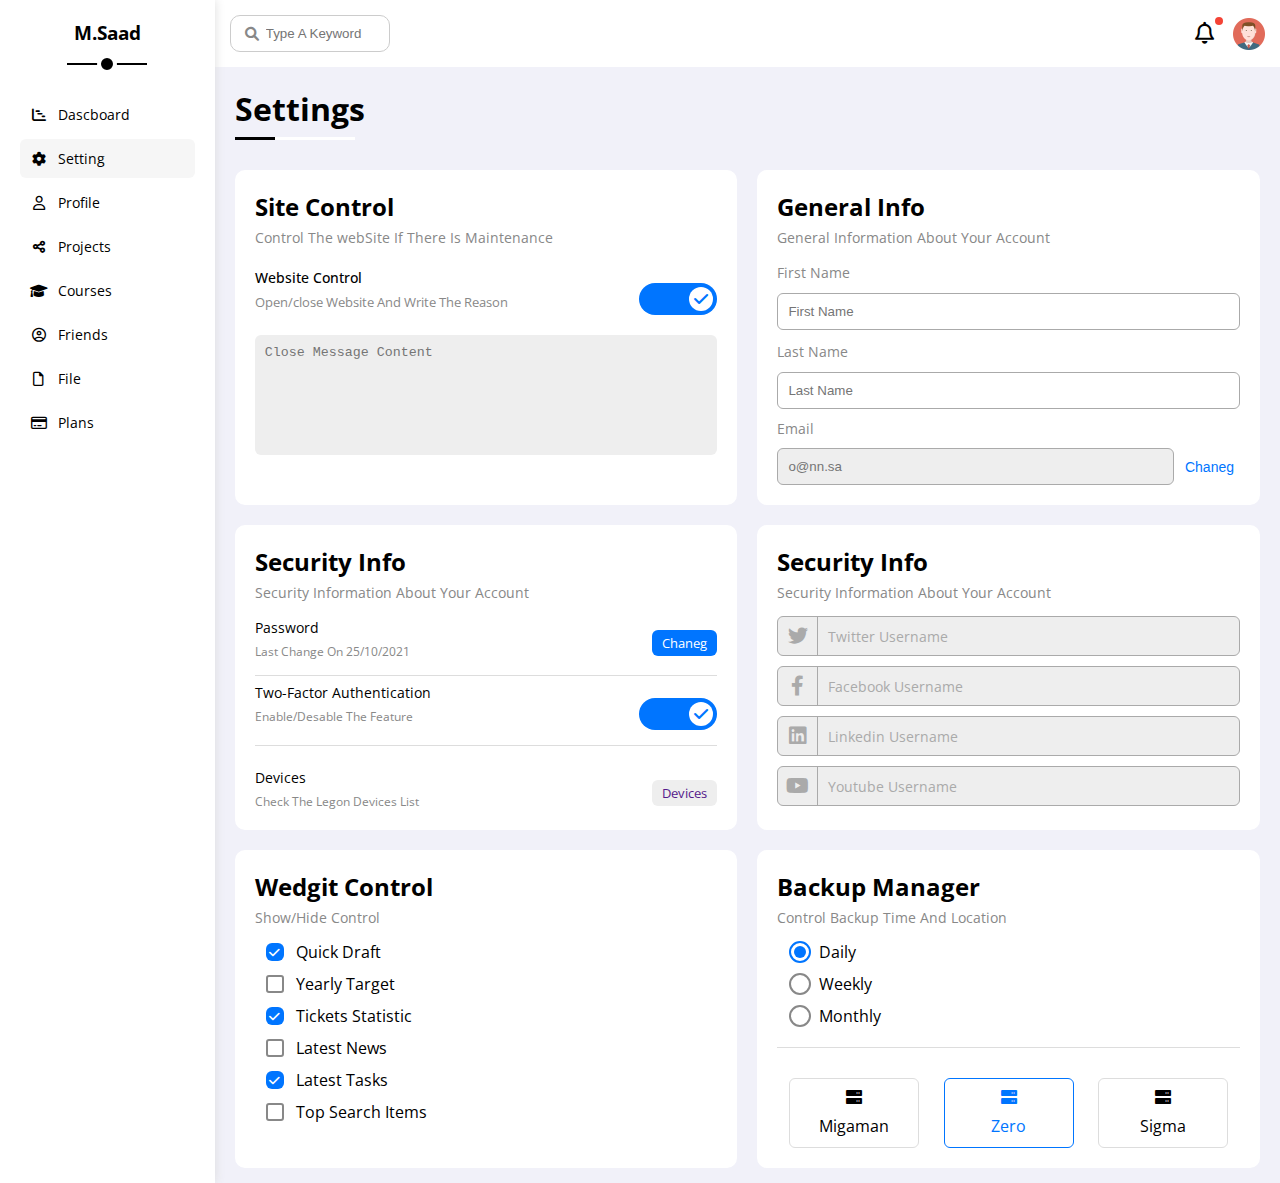
<file: settings.html>
<!DOCTYPE html>
<html lang="en">
  <head>
    <meta charset="UTF-8">
      <meta http-equiv="X-UA-Compatible" content="IE=edge">
      <meta name="viewport" content="width=device-width, initial-scale=1.0">
      <link rel="stylesheet" href="css/freamwork.css">
      <link rel="stylesheet" href="css/main-dash.css">
      <link rel="stylesheet" href="css/all.min.css">
      <link rel="icon" href="img/setting-logo.png" type="image/x-icon">
      <link rel="preconnect" href="https://fonts.googleapis.com">
      <link rel="preconnect" href="https://fonts.gstatic.com" crossorigin>
      <link href="https://fonts.googleapis.com/css2?family=Open+Sans:wght@300;400;500;600;700;800&display=swap" rel="stylesheet">
      <title>Settings</title>
  </head>
  <body>
    <div class="page d-flex">
      <aside class="bg-white p-20 p-relative">
        <h3 class="p-relative text-c mt-0">M.Saad</h3>
        <ul>
          <li>
            <a class="d-flex align-center fs-14 c-black rad-6 p-10" href="index.html">
              <i class="fa-solid fa-chart-gantt fa-fw"></i>
              <span class="hide-mobile">Dascboard</span>
            </a>
          </li>
          <li>
            <a class="active d-flex align-center fs-14 c-black rad-6 p-10" href="settings.html">
              <i class="fa-solid fa-gear fa-fw"></i>
              <span class="hide-mobile">Setting</span>
            </a>
          </li>
          <li>
            <a class="d-flex align-center fs-14 c-black rad-6 p-10" href="profile.html">
              <i class="fa-regular fa-user fa-fw"></i>
              <span class="hide-mobile">Profile</span>
            </a>
          </li>
          <li>
            <a class="d-flex align-center fs-14 c-black rad-6 p-10" href="projects.html">
              <i class="fa-solid fa-share-nodes fa-fw"></i>
              <span class="hide-mobile">Projects</span>
            </a>
          </li>
          <li>
            <a class="d-flex align-center fs-14 c-black rad-6 p-10" href="courses.html">
              <i class="fa-solid fa-graduation-cap fa-fw"></i>
              <span class="hide-mobile">Courses</span>
            </a>
          </li>
          <li>
            <a class="d-flex align-center fs-14 c-black rad-6 p-10" href="frindes.html">
              <i class="fa-regular fa-circle-user fa-fw"></i>
              <span class="hide-mobile">Friends</span>
            </a>
          </li>
          <li>
            <a class="d-flex align-center fs-14 c-black rad-6 p-10" href="files.html">
              <i class="fa-regular fa-file fa-fw"></i>
              <span class="hide-mobile">File</span>
            </a>
          </li>
          <li>
            <a class="d-flex align-center fs-14 c-black rad-6 p-10" href="plans.html">
              <i class="fa-regular fa-credit-card fa-fw"></i>
              <span class="hide-mobile">Plans</span>
            </a>
          </li>
        </ul>
      </aside>
      <main class="w-full">
        <header class="bg-white p-15 between-flex">
          <div class="search p-relative">
            <input class="p-10 rad-10" type="search" placeholder="Type A Keyword">
          </div>
          <div class="icons d-flex align-center">
            <span class="p-relative notification">
              <i class="fa-regular fa-bell fa-fw"></i>
            </span>
            <img src="img/avatar.png" alt="">
          </div>
        </header>
        <h1 class="p-relative">Settings</h1>
        <div class="wrapper d-grid gap-20">
          <!-- Star Site Control -->
          <div class="site-control bg-white rad-10 p-20">
            <h2 class="m-0">Site Control</h2>
            <p class="c-grey mt-5 fs-14">Control The webSite If There Is Maintenance</p>
            <div class="between-flex f-wrap">
              <div class="info">
                <span class="fs-14">Website Control</span>
                <span class="c-grey fs-13 d-block mt-5">Open/close Website And Write The Reason</span>
              </div>
              <label>
                <input type="checkbox" class="toggle-checkbox" checked>
                <div class="toggle-switch"></div>
              </label>
              <textarea class="w-full mt-20 bg-eee p-10 rad-6" placeholder="Close Message Content"></textarea>
            </div>
          </div>
          <!-- End Site Control -->
          <!-- Star General Info -->
          <div class="general-info bg-white rad-10 p-20">
            <h2 class="m-0">General Info</h2>
            <p class="c-grey mt-5 fs-14">General Information About Your Account</p>
            <form>
              <label class="fs-14 c-grey">First Name</label>
              <input class="d-block mt-10 rad-6 p-10 w-full mb-10" placeholder="First Name" type="text">
              <label class="fs-14 c-grey">Last Name</label>
              <input class="d-block mt-10 rad-6 p-10 w-full mb-10" placeholder="Last Name" type="text">
              <label class="fs-14 c-grey d-block">Email</label>
              <div class="d-flex align-center">
                <input class="mt-10 rad-6 p-10 w-full bg-eee" placeholder="o@nn.sa" type="email">
                <input class="c-blue" type="submit" value="Chaneg">
              </div>
            </form>
          </div>
          <!-- End General Info -->
          <!-- Start Security Info -->
          <div class="security-info bg-white rad-10 p-20">
            <h2 class="m-0">Security Info</h2>
            <p class="c-grey mt-5 fs-14">Security Information About Your Account</p>
            <div class="between-flex f-wrap main">
              <div class="info">
                <span class="fs-14">Password</span>
                <span class="c-grey fs-12 d-block mt-5">Last Change On 25/10/2021</span>
              </div>
              <a href="" class="btn-shape c-white bg-blue fs-13">Chaneg</a>
            </div>
            <div class="between-flex f-wrap mt-20 main">
              <div class="info">
                <span class="fs-14">Two-Factor Authentication</span>
                <span class="c-grey fs-12 d-block mt-5">Enable/Desable The Feature</span>
              </div>
              <label>
                <input type="checkbox" class="toggle-checkbox" checked>
                <div class="toggle-switch"></div>
              </label>
            </div>
            <div class="between-flex f-wrap mt-20 main">
              <div class="info">
                <span class="fs-14">Devices</span>
                <span class="c-grey fs-12 d-block mt-5">Check The Legon Devices List</span>
              </div>
              <a href="" class="btn-shape bg-eee fs-13">Devices</a>
            </div>
          </div>
          <!-- End Security Info -->
          <!-- Start Social Info -->
          <div class="social-info bg-white rad-10 p-20">
            <h2 class="m-0">Security Info</h2>
            <p class="c-grey mt-5 fs-14">Security Information About Your Account</p>
            <div class="row-social between-flex f-wrap bg-eee rad-6">
              <a class="d-flex align-center" target="_blank" href="https://twitter.com/">
                <i class="fa-brands fa-twitter fs-13"></i>
                <p class="m-0 flex-1 ml-10 fs-14">Twitter Username</p>
              </a>
            </div>
            <div class="row-social between-flex mt-10 f-wrap bg-eee rad-6">
              <a class="d-flex align-center" target="_blank" href="https://facebook.com/">
                <i class="fa-brands fa-facebook-f fs-13"></i>
                <p class="m-0 flex-1 ml-10 fs-14">Facebook Username</p>
              </a>
            </div>
            <div class="row-social between-flex mt-10 f-wrap bg-eee rad-6">
              <a class="d-flex align-center" target="_blank" href="https://www.linkedin.com/">
                <i class="fa-brands fa-linkedin fs-13"></i>
                <p class="m-0 flex-1 ml-10 fs-14">Linkedin Username</p>
              </a>
            </div>
            <div class="row-social between-flex mt-10 f-wrap bg-eee rad-6">
              <a class="d-flex align-center" target="_blank" href="https://youtube.com/">
                <i class="fa-brands fa-youtube fs-13"></i>
                <p class="m-0 flex-1 ml-10 fs-14">Youtube Username</p>
              </a>
            </div>
          </div>
          <!-- End Social Info -->
          <!-- Start Wedgit Control -->
          <div class="wedgit-control bg-white rad-10 p-20">
            <h2 class="m-0">Wedgit Control</h2>
            <p class="c-grey mt-5 fs-14">Show/Hide Control</p>
            <form>
              <div class="mb-10">
                <input type="checkbox" id="one" checked>
                <label for="one">Quick Draft</label>
              </div>
              <div class="mb-10">
                <input type="checkbox" id="two">
                <label for="two">Yearly Target</label>
              </div>
              <div class="mb-10">
                <input type="checkbox" id="three" checked>
                <label for="three">Tickets Statistic</label>
              </div>
              <div class="mb-10">
                <input type="checkbox" id="four">
                <label for="four">Latest News</label>
              </div>
              <div class="mb-10">
                <input type="checkbox" id="five" checked>
                <label for="five">Latest Tasks</label>
              </div>
              <div>
                <input type="checkbox" id="six">
                <label for="six">Top Search Items</label>
              </div>
            </form>
          </div>
          <!-- End Wedgit Control -->
          <!-- Start Backup Manager -->
          <div class="backup-manager bg-white rad-10 p-20">
            <h2 class="m-0">Backup Manager</h2>
            <p class="c-grey mt-5 fs-14">Control Backup Time And Location</p>
            <form>
              <div class="mb-10">
                <input type="radio" name="time" id="daily" checked>
                <label for="daily">Daily</label>
              </div>
              <div class="mb-10">
                <input type="radio" name="time" id="weelly">
                <label for="weelly">Weekly</label>
              </div>
              <div class="mb-10">
                <input type="radio" name="time" id="monthly">
                <label for="monthly">Monthly</label>
              </div>
            </form>
            <div class="servers between-flex mt-20">
              <input type="radio" id="server-one" name="servers">
              <div class="server text-c">
                <label for="server-one">
                  <i class="fa-solid fa-server d-block mb-10"></i>
                  Migaman
                </label>
              </div>
              <input type="radio" id="server-two" name="servers" checked>
              <div class="server text-c">
                <label for="server-two">
                  <i class="fa-solid fa-server d-block mb-10"></i>
                  Zero
                </label>
              </div>
              <input type="radio" id="server-three" name="servers">
              <div class="server text-c">
                <label for="server-three">
                  <i class="fa-solid fa-server d-block mb-10"></i>
                  Sigma
                </label>
              </div>
            </div>
          </div>
          <!-- End Backup Manager -->
        </div>
      </main>
    </div>
  </body>
</html>
</file>
<file: css/freamwork.css>
:root {
  --blue-color: #0075ff;
  --blue-alt-color: #0d69d5;
  --orange-color: #f59e0b;
  --green-color: #22c55e;
  --red-color: #f44336;
  --grey-color: #888;
}
/* Start Box */
.d-flex {
  display: flex;
}
.space-between {
  justify-content: space-between;
}
.align-center {
  align-items: center;
}
.flex-d-column {
  flex-direction: column;
}
.f-wrap {
  flex-wrap: wrap;
}
.flex-1 {
  flex: 1;
}
.d-grid {
  display: grid;
}
.gap-10 {
  gap: 10px;
}
.gap-20 {
  gap: 20px;
}
.d-block {
  display: block;
}
@media (max-width: 767px) {
  .block-mobile {
    display: block;
  }
}
/* End Box */
/* Start Padding + And Margin */
.p-5 {
  padding: 5px;
}
.p-10 {
  padding: 10px;
}
.p-15 {
  padding: 15px;
}
.p-20 {
  padding: 20px;
}
.m-20 {
  margin: 20px;
}
.m-0 {
  margin: 0;
}
.m-20 {
  margin: 20px;
}
.mt-0 {
  margin-top: 0;
}
.mt-5 {
  margin-top: 5px;
}
.mt-10 {
  margin-top: 10px;
}
.mt-20 {
  margin-top: 20px;
}
.mr-5 {
  margin-right: 5px;
}
.mr-20 {
  margin-right: 20px;
}
.ml-10 {
  margin-left: 10px;
}
.ml-20 {
  margin-left: 20px;
}
.mb-5 {
  margin-bottom: 5px;
}
.mb-10 {
  margin-bottom: 10px;
}
.mb-20 {
  margin-bottom: 20px;
}
.border-n {
  border: none;
}
/* End Padding + And Margin */
/* Start Color */
.bg-white {
  background-color: white;
}
.bg-eee {
  background-color: #eee;
}
.bg-blue {
  background-color: var(--blue-color);
}
.bg-orange {
  background-color: var(--orange-color);
}
.bg-green {
  background-color: var(--green-color);
}
.bg-red {
  background-color: var(--red-color);
}
.c-black {
  color: black;
}
.c-white {
  color: white;
}
.c-grey {
  color: var(--grey-color);
}
.c-blue {
  color: var(--blue-color);
}
.c-orange {
  color: var(--orange-color);
}
.c-green {
  color: var(--green-color);
}
.c-red {
  color: var(--red-color);
}

/* End Color */
/* Start Position */
.p-relative {
  position: relative;
}
/* ENd Position */
/* Start Font */
.text-c {
  text-align: center;
}
@media (max-width: 767px) {
  .text-c-mobile {
    text-align: center;
  }
}
.fs-12 {
  font-size: 12px;
}
.fs-13 {
  font-size: 13px;
}
.fs-14 {
  font-size: 14px;
}
.fs-15 {
  font-size: 15px;
}
.fs-18 {
  font-size: 18px;
}
.fs-20 {
  font-size: 20px;
}
.fw-bold {
  font-weight: bold;
}
/* End Font */
/* Start Border */
.rad-6 {
  border-radius: 6px;
}
.rad-10 {
  border-radius: 10px;
}
/* End Border */
/* Start Width And Heigh */
.w-full {
  width: 100%;
}
.w-fit {
  width: fit-content;
}
/* End Width And Heigh */
/* Start Components */
.between-flex {
  display: flex;
  align-items: center;
  justify-content: space-between;
}
.center-flex {
  display: flex;
  align-items: center;
  justify-content: center;
}
.btn-shape {
  padding: 4px 10px;
  border-radius: 6px;
}
/* End Components */
/* mobile */
@media (max-width: 767px) {
  .hide-mobile {
    display: none;
  }
}
/* mobile */
</file>
<file: css/main-dash.css>
:root {
  --blue-color: #0075ff;
  --blue-alt-color: #0d69d5;
  --orange-color: #f59e0b;
  --green-color: #22c55e;
  --red-color: #f44336;
  --grey-color: #888;
}
html {
  scroll-behavior: smooth;
}
* {
  box-sizing: border-box;
}
body {
  font-family: "Open Sans", sans-serif;
  margin: 0;
}
*:focus {
  outline: none;
}
a {
  text-decoration: none;
}
ul {
  list-style: none;
  padding: 0;
}
/* Scroll Bar */
::-webkit-scrollbar {
  width: 15px;
}
::-webkit-scrollbar-track {
  background-color: white;
}
::-webkit-scrollbar-thumb {
  background-color: var(--blue-color);
}
::-webkit-scrollbar-thumb {
  background-color: var(--blue-alt-color);
}
/* Scroll Bar */
/* Start */
.page {
  min-height: 100vh;
  background-color: #f1f1f9;
}
/* Start Aside */
aside {
  width: 250px;
  box-shadow: 0 0 10px #ddd;
}
aside > h3 {
  margin-bottom: 50px;
}
aside > h3::before,
aside > h3::after {
  content: "";
  background-color: black;
  position: absolute;
  left: 50%;
  transform: translateX(-50%);
}
aside > h3::before {
  width: 80px;
  height: 2px;
  bottom: -20px;
}
aside > h3::after {
  width: 12px;
  height: 12px;
  bottom: -29px;
  border-radius: 50%;
  border: 4px solid white;
}
aside ul li a {
  transition: 0.3s;
  margin-bottom: 5px;
}
aside ul li a:hover,
aside ul li a.active {
  background-color: #f6f6f6;
}
aside ul li a span {
  font-size: 14px;
  margin-left: 10px;
}
@media (max-width: 767px) {
  aside {
    width: 60px;
    padding: 10px !important;
  }
  aside h3 {
    font-size: 13px;
    margin-bottom: 15px;
  }
  aside > h3::before,
  aside > h3::after {
    display: none;
  }
}
/* End Aside */
/* Start Content */
main {
  overflow: hidden;
}
main header .search::before {
  font-family: "Font Awesome 6 Free";
  content: "\f002";
  font-weight: 900;
  position: absolute;
  left: 15px;
  top: 50%;
  transform: translatey(-50%);
  font-size: 14px;
  color: #888;
}
main header .search input {
  border: 1px solid #ccc;
  padding-left: 35px;
  width: 160px;
  transition: width 0.3s;
  caret-color: var(--grey-color);
}
main header .search input:focus {
  width: 200px;
}
main header .search input:focus::placeholder {
  opacity: 0;
  transition: 0.3s;
}
main header .icons span i {
  font-size: 22px;
  cursor: pointer;
}
main header .icons .notification::before {
  content: "";
  position: absolute;
  width: 8px;
  height: 8px;
  border-radius: 50%;
  top: -5px;
  right: -5px;
  background-color: var(--red-color);
}
main header .icons img {
  width: 32px;
  margin-left: 15px;
  cursor: pointer;
}
/* End Header */
main h1 {
  margin: 20px 20px 40px;
}
main h1::before,
main h1::after {
  content: "";
  height: 3px;
  position: absolute;
  left: 0;
  bottom: -10px;
}
main h1::before {
  background-color: white;
  width: 120px;
}
main h1::after {
  background-color: black;
  width: 40px;
}
.wrapper {
  grid-template-columns: repeat(auto-fill, minmax(450px, 1fr));
  margin-left: 20px;
  margin-right: 20px;
  margin-bottom: 15px;
}
@media (max-width: 767px) {
  .wrapper {
    grid-template-columns: minmax(200px, 1fr);
    margin-left: 10px;
    margin-right: 10px;
    gap: 10px;
  }
}
/* Srart Welcome Wedget */
.welcome {
  overflow: hidden;
}
.welcome .intro img {
  width: 170px;
  margin-bottom: -10px;
}
.welcome .avatar {
  width: 55px;
  height: 55px;
  border: 2px solid white;
  padding: 2px;
  border-radius: 50%;
  box-shadow: 0 0 5px #eee;
  margin-left: 20px;
  margin-top: -32px;
}
.welcome .body {
  border-top: 1px solid #eee;
  border-bottom: 1px solid #eee;
}
.welcome .body > div {
  flex: 1;
}
.welcome .visit {
  margin: 0 15px 15px auto;
  transition: 0.3s;
}
.welcome .visit:hover {
  background-color: var(--blue-alt-color);
}
@media (max-width: 767px) {
  .welcome .intro {
    padding-bottom: 30px;
  }
  .welcome .avatar {
    margin-left: 0;
  }
  .welcome .body > div:not(:last-child) {
    margin-bottom: 20px;
  }
}
/* End Welcome Wedget */
/* Start Quick Draft Wedget */
.quick-draft textarea {
  resize: none;
  min-height: 120px;
}
.quick-draft .save {
  margin: 0 15px 15px auto;
  transition: 0.3s;
  cursor: pointer;
}
.quick-draft .save:hover {
  background-color: var(--blue-alt-color);
}
/* End Quick Draft Wedget */
/* Start Targets */
.targets .target-row .icons {
  width: 80px;
  height: 80px;
  margin-right: 15px;
}
.targets .details {
  flex: 1;
}
.targets .details .progress {
  height: 4px;
}
.targets .details .progress > span {
  position: absolute;
  height: 100%;
  left: 0;
  bottom: 0;
}
.targets .details .progress > span span {
  position: absolute;
  bottom: 16px;
  right: -16px;
  color: white;
  padding: 2px 5px;
  font-size: 13px;
  border-radius: 6px;
}
.targets .details .progress > span span::after {
  content: "";
  border-color: transparent;
  border-width: 6px;
  border-style: solid;
  position: absolute;
  bottom: -10px;
  left: 50%;
  transform: translateX(-50%);
}
.targets .details .progress > .blue span::after {
  border-top-color: var(--blue-color);
}
.targets .details .progress > .orange span::after {
  border-top-color: var(--orange-color);
}
.targets .details .progress > .green span::after {
  border-top-color: var(--green-color);
}
.blue .icons,
.blue .progress {
  background-color: rgb(0 117 255 / 20%);
}
.orange .icons,
.orange .progress {
  background-color: rgb(245 158 11 / 20%);
}
.green .icons,
.green .progress {
  background-color: rgb(34 197 94 / 20%);
}
/* End Targets */
/* Start Tickets */
.tickets .box {
  flex-basis: 48%;
  border: 1px solid #eee;
  padding: 25px;
}
.tickets .box i {
  font-size: 25px;
}
/* End Tickets */
/* Start News */
.latest-news .news-row:not(:last-child) {
  border-bottom: 1px solid #ddd;
  padding-bottom: 15px;
}
@media (max-width: 767px) {
  .latest-news .news-row {
    text-align: center;
    flex-direction: column;
    margin-bottom: 20px;
  }
  .latest-news .news-row h3 {
    margin-bottom: 10px;
    margin-top: 10px;
  }
  .latest-news .news-row span {
    margin-bottom: 5px;
    margin-top: 5px;
  }
}
.latest-news img {
  width: 100px;
}
/* End News */
/* Stsrt Task */
.latest-tasks .tasks-row:not(:last-child) {
  border-bottom: 1px solid #ddd;
}
.latest-tasks .tasks-row:nth-of-type(4) h4,
.latest-tasks .tasks-row:nth-of-type(4) p {
  color: #0e0e0e3d;
  text-decoration: line-through;
}
.latest-tasks .tasks-row .icons i {
  cursor: pointer;
}
.latest-tasks .tasks-row:nth-of-type(4) .icons i {
  color: #0e0e0e3d;
}
@media (max-width: 767px) {
  .latest-tasks .tasks-row .info p {
    margin: 10px 0;
  }
  .latest-tasks .tasks-row .icons {
    margin: 10px auto;
    width: 100%;
    text-align: center;
  }
}
/* End Task */
/* Start Latest Upload */
.latest-upload .upload-row .row img {
  width: 40px;
}
.latest-upload .upload-row:not(:last-child) {
  border-bottom: 1px solid #ddd;
  padding-bottom: 10px;
}
/* End Latest Upload */
/* Start Last Project Progress Widget */
.project-progress ul {
  padding-left: 40px;
}
.project-progress ul::before {
  content: "";
  width: 2px;
  height: 100%;
  background-color: var(--blue-color);
  position: absolute;
  left: 12px;
  bottom: 0;
  z-index: 0;
}
.project-progress ul li::before {
  content: "";
  position: absolute;
  left: 2px;
  width: 16px;
  height: 16px;
  border-radius: 50%;
  border: 3px solid white;
  z-index: 5;
  background-color: white;
  outline: 2px solid var(--blue-color);
}
.project-progress ul .done::before {
  background-color: var(--blue-color);
}
.project-progress ul .curent::before {
  animation: change-color infinite 1s;
  -webkit-animation: change-color infinite 1s;
}
.project-progress img {
  width: 140px;
  position: absolute;
  right: 0;
  bottom: 0;
  opacity: 0.1;
}
@keyframes change-color {
  from {
    background-color: var(--blue-color);
  }
  to {
    background-color: white;
  }
}
/* End Last Project Progress Widget */
/* Start Reminders Widget */
.reminders ul {
  padding-left: 50px;
}
.reminders ul li::before {
  content: "";
  position: absolute;
  left: 32px;
  bottom: 0;
  width: 3px;
  height: 100%;
}
.reminders ul li::after {
  content: "";
  position: absolute;
  left: 0;
  bottom: 50%;
  width: 13px;
  height: 13px;
  border-radius: 50%;
  transform: translateY(50%);
}
.reminders .blue li::before,
.reminders .blue li::after {
  background-color: var(--blue-color);
}
.reminders .green li::before,
.reminders .green li::after {
  background-color: var(--green-color);
}
.reminders .orange li::before,
.reminders .orange li::after {
  background-color: var(--orange-color);
}
.reminders .red li::before,
.reminders .red li::after {
  background-color: var(--red-color);
}
/* End Reminders Widget */
/* Start Latest Post */
.latest-post .row img {
  width: 50px;
}
.latest-post > p {
  padding-top: 30px;
  padding-bottom: 30px;
  border-top: 2px solid #eee;
  border-bottom: 2px solid #eee;
  line-height: 1.5;
}
/* End Latest Post */
/* Satrt Soial Media Stats */
.media-stats .row:nth-of-type(1) {
  background-color: #d2ecfc;
}
.media-stats .row:nth-of-type(2) {
  background-color: #d1e4fc;
}
.media-stats .row:nth-of-type(3) {
  background-color: #ffcccc;
}
.media-stats .row:nth-of-type(4) {
  background-color: #cce4f0;
}
.media-stats .row .info .icons {
  width: 50px;
  height: 52px;
  display: flex;
  align-items: center;
  justify-content: center;
}
.media-stats .row .detail {
  padding-right: 10px;
}
.media-stats .row .detail button {
  cursor: pointer;
  border: none;
}
.media-stats .row:nth-of-type(1) .info span {
  color: #1da1f2;
}
.media-stats .row:nth-of-type(2) .info span {
  color: #1877f2;
}
.media-stats .row:nth-of-type(3) .info span {
  color: #ff0000;
}
.media-stats .row:nth-of-type(4) .info span {
  color: #0077b5;
}
.media-stats .row:nth-of-type(1) .info .icons,
.media-stats .row .detail button:nth-of-type(1) {
  background-color: #1da1f2;
}
.media-stats .row:nth-of-type(2) .info .icons,
.media-stats .row:nth-of-type(2) .detail button {
  background-color: #1877f2;
}
.media-stats .row:nth-of-type(3) .info .icons,
.media-stats .row:nth-of-type(3) .detail button {
  background-color: #ff0000;
}
.media-stats .row:nth-of-type(4) .info .icons,
.media-stats .row:nth-of-type(4) .detail button {
  background-color: #0077b5;
}
/* End Soial Media Stats */
/* Start Table Project */
.table-project .responsive-table {
  overflow-x: auto;
}
.table-project table {
  min-width: 1000px;
  border-spacing: 0;
}
.table-project table thead td {
  background-color: #eee;
  font-weight: bold;
}
.table-project table td {
  padding: 15px;
}
.table-project table tbody td {
  border-bottom: 1px solid #eee;
  border-left: 1px solid #eee;
  transition: 0.3s;
}
.table-project table tbody tr:hover td {
  background-color: #faf7f7;
}
.table-project table tbody td:last-child {
  border-right: 1px solid #eee;
}
.table-project table tbody td span {
  font-size: 13px;
}
.table-project .responsive-table img {
  width: 32px;
  height: 32px;
  border-radius: 50%;
  padding: 2px;
  background-color: white;
}
.table-project .responsive-table img:not(:first-child) {
  margin-left: -20px;
}
/* End Table Project */
/* End Dashboard Page */
/* Start Settings */
.wedgit-control form input[type="checkbox"] {
  -webkit-appearance: none;
  appearance: none;
}
.wedgit-control form label {
  padding-left: 30px;
  cursor: pointer;
  position: relative;
}
.wedgit-control form label::before {
  content: "";
  position: absolute;
  left: 0;
  top: 50%;
  width: 14px;
  height: 14px;
  border: 2px solid var(--grey-color);
  margin-top: -9px;
  border-radius: 3px;
}
.wedgit-control form label:hover::before {
  border-color: var(--blue-alt-color);
}
.wedgit-control form label::after {
  font-family: "Font Awesome 6 Free";
  content: "\f00c";
  font-weight: 900;
  position: absolute;
  left: 0px;
  top: 50%;
  margin-top: -9px;
  color: white;
  background-color: var(--blue-color);
  font-size: 12px;
  width: 18px;
  height: 18px;
  display: flex;
  align-items: center;
  justify-content: center;
  border-radius: 6px;
  transform: scale(0) rotate(1turn);
  transition: 0.3s;
  -webkit-transform: scale(0) rotate(360deg);
}
.wedgit-control form input[type="checkbox"]:checked + label::before {
  display: none;
}
.wedgit-control form input[type="checkbox"]:checked + label::after {
  transform: scale(1);
}
/* radio */
.backup-manager form input[type="radio"] {
  -webkit-appearance: none;
  appearance: none;
}
.backup-manager form label {
  padding-left: 30px;
  cursor: pointer;
  position: relative;
}
.backup-manager form label::before {
  content: "";
  position: absolute;
  left: 0;
  top: 50%;
  width: 18px;
  height: 18px;
  border: 2px solid var(--grey-color);
  margin-top: -11px;
  border-radius: 50%;
}
.backup-manager form label::after {
  content: "";
  position: absolute;
  background-color: var(--blue-color);
  width: 12px;
  height: 12px;
  left: 5px;
  bottom: 5px;
  border-radius: 50%;
  transition: 0.3s;
  transform: scale(0);
}
.backup-manager form input[type="radio"]:checked + label::before {
  border-color: var(--blue-color);
}
.backup-manager form input[type="radio"]:checked + label::after {
  transform: scale(1);
}
/* checkbox */
.toggle-checkbox {
  -webkit-appearance: none;
  appearance: none;
}
.toggle-switch {
  position: relative;
  width: 78px;
  height: 32px;
  background-color: #ccc;
  border-radius: 16px;
  transition: 0.3s;
  cursor: pointer;
}
.toggle-switch::before {
  font-family: "Font Awesome 6 Free";
  content: "\f00d";
  font-weight: 900;
  background-color: white;
  width: 24px;
  height: 24px;
  position: absolute;
  border-radius: 50%;
  top: 4px;
  left: 4px;
  display: flex;
  align-items: center;
  justify-content: center;
  color: #aaa;
  transition: 0.3s;
}
.toggle-checkbox:checked + .toggle-switch {
  background-color: var(--blue-color);
}
.toggle-checkbox:checked + .toggle-switch::before {
  left: 50px;
  font-family: "Font Awesome 6 Free";
  content: "\f00c";
  font-weight: 900;
  color: var(--blue-color);
}
/* Start Control Setting */
.site-control .info span:nth-of-type(1) {
  font-weight: 500;
}
.site-control textarea {
  resize: none;
  border: none;
  height: 120px;
}
/* End Control Setting */
/* Star General Info */
.general-info input {
  border: 1px solid #aaa;
}
.general-info input[type="submit"] {
  cursor: pointer;
  border: none;
  background-color: white;
  margin-left: 5px;
  font-size: 14px;
  margin-top: 10px;
}
/* End General Info */
/* Start Security Info */
.security-info .main:not(:last-child) {
  border-bottom: 1px solid #ddd;
  padding-bottom: 15px;
  margin: 0;
}
.security-info .main a {
  margin-top: 10px;
}
/* End Security Info */
/* Start Social Info */
.social-info .row-social {
  border: 1px solid #aaa;
  height: 40px;
}
.social-info .row-social a {
  color: #aaa;
  height: 100%;
}
.social-info .row-social a i {
  font-size: 20px;
  padding-left: 10px;
  border-right: 1px solid #aaa;
  height: 100%;
  display: flex;
  align-items: center;
  justify-content: center;
  padding-right: 10px;
  width: 40px;
}
/* End Social Info */
/* Start Backup Manager */
.backup-manager .servers {
  padding-top: 30px;
  border-top: 1px solid #ddd;
  justify-content: space-around;
}
@media (max-width: 767px) {
  .backup-manager .servers {
    flex-direction: column;
  }
  .backup-manager .servers .server:not(:last-child) {
    margin-bottom: 10px;
  }
}
.backup-manager .servers input[type="radio"] {
  -webkit-appearance: none;
  appearance: none;
  display: none;
}
.backup-manager .servers .server {
  border: 1px solid #ddd;
  width: 130px;
  border-radius: 6px;
  transition: 0.3s;
}
.backup-manager .servers .server label {
  display: flex;
  align-items: center;
  justify-content: center;
  flex-direction: column;
  cursor: pointer;
  padding: 10px;
}
.backup-manager .servers input[type="radio"]:checked + .server {
  color: var(--blue-color);
  border-color: var(--blue-color);
}
/* End Backup Manager */
/* End Settings */
/* Start Profil */
/* Start Admin-Detail */
@media (max-width: 767px) {
  .admin-detail {
    flex-direction: column;
  }
}
.admin-detail .col:first-child {
  width: 300px;
}
@media (min-width: 768px) {
  .admin-detail .col:first-child {
    border-right: 1px solid #ddd;
  }
}
.admin-detail .col:first-child .level {
  height: 5px;
  overflow: hidden;
  width: 70%;
  margin: auto;
  margin-bottom: 10px;
}
.admin-detail .col:first-child .level span {
  width: 100%;
  position: absolute;
  left: 0;
  bottom: 0;
  height: 100%;
  background-color: var(--blue-color);
}
.admin-detail .col img {
  width: 120px;
  height: 120px;
}
.admin-detail .col .row {
  flex-wrap: wrap;
  border-bottom: 1px solid #eee;
  transition: 0.3s;
}
.admin-detail .col .row:hover {
  background-color: #f9f9f9;
}
.admin-detail .col .row h4 {
  font-weight: normal;
}
.admin-detail .col .row > div {
  font-size: 14px;
  min-width: 250px;
  padding: 10px 0 0;
  font-weight: 500;
}
/* End Admin-Detail */
/* Start Other Data */
.other-data {
  gap: 20px;
}
@media (max-width: 767px) {
  .other-data {
    flex-direction: column;
  }
}
.other-data .my-skills {
  flex: 1;
}
.other-data .my-skills p {
  margin-bottom: 40px;
}
.other-data .my-skills .raw-skills:not(:last-child) {
  padding-bottom: 20px;
  border-bottom: 1px solid #ddd;
  margin-bottom: 15px;
}
.other-data .latest-activites {
  flex: 2;
}
.other-data .latest-activites img {
  width: 64px;
  height: 64px;
}
.other-data .latest-activites .row-activiteys span {
  font-weight: 500;
}
.other-data .latest-activites .row-activiteys:not(:last-child) {
  padding-bottom: 20px;
  border-bottom: 1px solid #ddd;
  margin-bottom: 15px;
}
.other-data .latest-activites .row-activiteys .details {
  text-align: right;
}
@media (max-width: 767px) {
  .other-data .latest-activites .row-activiteys,
  .other-data .latest-activites .row-activiteys .info,
  .other-data .latest-activites .row-activiteys .details {
    flex-direction: column;
    text-align: center;
  }
  .other-data .latest-activites .row-activiteys .info .div {
    margin: 10px 0;
  }
  .other-data .latest-activites .row-activiteys .details span:last-child {
    margin-top: 5px;
  }
}
/* End Other Data */
/* End Profil */
/* Start Projects */
.box-projects h4 {
  font-weight: 500;
}
.box-projects .team {
  min-height: 80px;
  position: relative;
}
.box-projects .team img {
  width: 40px;
  height: 40px;
  border-radius: 50%;
  border: 2px solid white;
}
.box-projects .team a {
  position: absolute;
  left: 0;
  bottom: 0;
}
.box-projects .team a:nth-child(2) {
  left: 25px;
}
.box-projects .team a:nth-child(3) {
  left: 50px;
}
.box-projects .team a:nth-child(4) {
  left: 75px;
}
.box-projects .team a:nth-child(5) {
  left: 100px;
}
.box-projects .do {
  text-align: right;
  margin: 15px 0;
  padding: 15px 0;
  border-top: 1px solid #ddd;
  border-bottom: 1px solid #ddd;
}
.box-projects .info div {
  overflow: hidden;
  height: 5px;
  width: 45%;
  position: relative;
}
.box-projects .info div span {
  position: absolute;
  left: 0;
  bottom: 0;
  height: 100%;
}
.box-projects .date {
  position: absolute;
  top: 10px;
  right: 10px;
}
/* End Projects */
/* Start Courses */
.wrapper-courses {
  grid-template-columns: repeat(auto-fill, minmax(300px, 1fr));
  margin-left: 20px;
  margin-right: 20px;
  margin-bottom: 15px;
}
@media (max-width: 767px) {
  .wrapper-courses {
    grid-template-columns: minmax(200px, 1fr);
    margin-left: 10px;
    margin-right: 10px;
    gap: 10px;
  }
}
.box-courses {
  overflow: hidden;
}
.box-courses img {
  width: 100%;
}
.box-courses .info {
  border-top: 1px solid #ddd;
  padding: 20px 20px;
}
.box-courses .info .title {
  position: absolute;
  left: 50%;
  transform: translateX(-50%);
  bottom: 50px;
}
.box-courses .avatar {
  width: 64px;
  height: 64px;
  border-radius: 50%;
  position: absolute;
  left: 20px;
  top: 20px;
  border: 2px solid white;
}
/* End Courses */
/* Start Frindes */
.box-frindes .icons {
  position: absolute;
  left: 10px;
  top: 10px;
  display: flex;
}
.box-frindes .icons i {
  background-color: #eee;
  padding: 10px 17px;
  border-radius: 50%;
  color: #666;
  font-size: 13px;
  cursor: pointer;
  transition: 0.3s;
  display: flex;
  align-items: center;
  justify-content: center;
}
.box-frindes .icons i:hover {
  background-color: var(--blue-color);
  color: white;
}
.box-frindes img {
  width: 100px;
  height: 100px;
  border-radius: 50%;
}
.box-frindes .info {
  padding-top: 20px;
  padding-bottom: 20px;
  text-align: left;
  margin-top: 10px;
  margin-bottom: 10px;
  border-top: 1px solid #ddd;
  border-bottom: 1px solid #ddd;
}
.box-frindes .info i {
  margin-right: 5px;
}
.box-frindes .info span {
  font-size: 14px;
}
/* End Frindes */
/* Start Files */
.file-page {
  flex-direction: row-reverse;
  align-items: flex-start;
}
@media (max-width: 767px) {
  .file-page {
    flex-direction: column;
    align-items: normal;
  }
}
.file-stats {
  min-width: 260px;
}
.wrapper-files {
  grid-template-columns: repeat(auto-fill, minmax(200px, 1fr));
}
@media (max-width: 767px) {
  .wrapper-files {
    grid-template-columns: minmax(200px, 1fr);
    gap: 10px;
  }
}
.file-page .file-content {
  width: 100%;
}
.file-content .box {
  display: flex;
  align-items: center;
  justify-content: center;
  flex-direction: column;
}
.file-content .box i {
  position: absolute;
  left: 10px;
  top: 10px;
}
.file-content .box .left {
  margin-right: auto;
}
.file-content img {
  width: 64px;
  height: 64px;
  transition: 0.3s;
}
.file-content .box:hover img {
  transform: rotate(10deg);
}
.file-content .box .info {
  margin-top: 15px;
  padding-top: 10px;
  border-top: 1px solid #ddd;
  width: 100%;
}
.file-stats .row-file {
  padding: 10px;
  border: 1px solid #eee;
}
.file-stats .icons .blue {
  background-color: rgb(0 117 255 / 20%);
}
.file-stats .icons .green {
  background-color: rgb(34 197 94 / 20%);
}
.file-stats .icons .red {
  background-color: rgb(244 67 54 / 20%);
}
.file-stats .icons .orange {
  background-color: rgb(245 158 11 / 20%);
}
.file-stats .icons i {
  width: 40px;
  height: 40px;
  margin-right: 5px;
  display: flex;
  align-items: center;
  justify-content: center;
}
.file-stats .upload {
  display: block;
  width: fit-content;
  padding: 5px 20px;
  border-radius: 6px;
  margin: auto;
  margin-top: 20px;
  cursor: pointer;
  transition: 0.3s;
}
.file-stats .upload i {
  margin-right: 10px;
  transition: 0.3s;
  font-size: 13px;
}
.file-stats .upload:hover {
  background-color: var(--blue-alt-color);
}
.file-stats .upload:hover i {
  animation: go-up 0.8s infinite;
}
@keyframes go-up {
  0%,
  100% {
    transform: translateY(0);
  }
  50% {
    transform: translateY(-5px);
  }
}
/* End Files */
/* Start Plans */
.wrapper-plans {
  grid-template-columns: repeat(auto-fill, minmax(450px, 1fr));
  margin-left: 20px;
  margin-right: 20px;
  margin-bottom: 15px;
}
@media (max-width: 767px) {
  .wrapper-plans {
    grid-template-columns: minmax(200px, 1fr);
    margin-left: 10px;
    margin-right: 10px;
    gap: 10px;
  }
}
.box-plans .title {
  color: white;
  border: 3px solid white;
  padding: 20px;
}
.box-plans .green {
  background-color: var(--green-color);
  outline: 2px solid var(--green-color);
}
.box-plans .blue {
  background-color: var(--blue-color);
  outline: 2px solid var(--blue-color);
}
.box-plans .orange {
  background-color: var(--orange-color);
  outline: 2px solid var(--orange-color);
}
.box-plans .title span {
  font-size: 40px;
  position: relative;
  width: fit-content;
  margin: auto;
}
.box-plans .title span::before {
  font-family: "Font Awesome 6 Free";
  content: "\24";
  font-weight: 900;
  position: absolute;
  font-size: 20px;
  left: -18px;
  top: 5px;
}
.box-plans ul {
  margin-top: 30px;
}
.box-plans ul li {
  font-weight: 500;
  position: relative;
  margin-bottom: 12px;
  padding-bottom: 12px;
  border-bottom: 1px solid #eee;
}
.box-plans ul li::after {
  font-family: "Font Awesome 6 Free";
  font-weight: 900;
  content: "\f05a";
  position: absolute;
  right: 0;
  top: 0;
  color: var(--grey-color);
  cursor: pointer;
}
.box-plans ul .true::before,
.box-plans ul .false::before {
  font-family: "Font Awesome 6 Free";
  font-weight: 900;
  margin-right: 10px;
  font-size: 18px;
}
.box-plans ul .true::before {
  color: var(--green-color);
  content: "\f00c";
}
.box-plans ul .false::before {
  content: "\f00d";
  color: var(--red-color);
}
.box-plans a {
  cursor: pointer;
  font-weight: 500;
}
/* End Plans */
</file>
